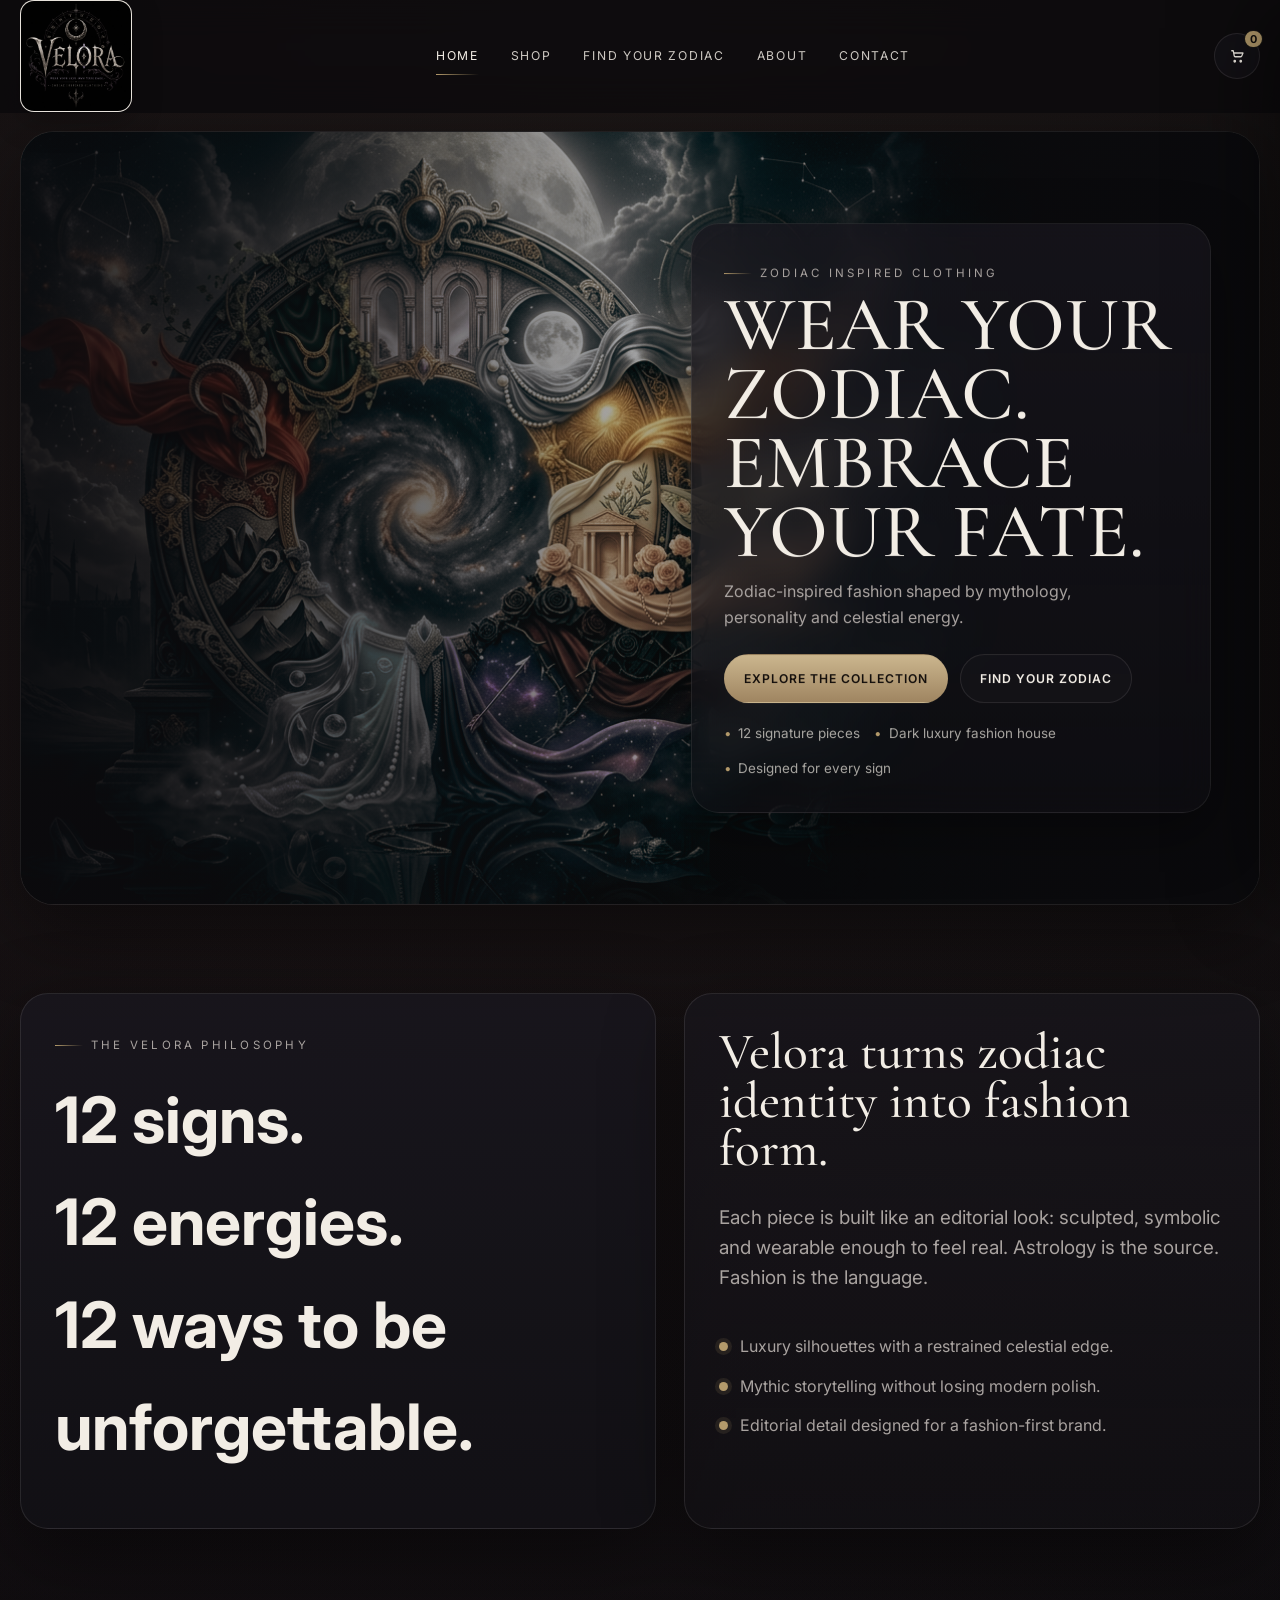
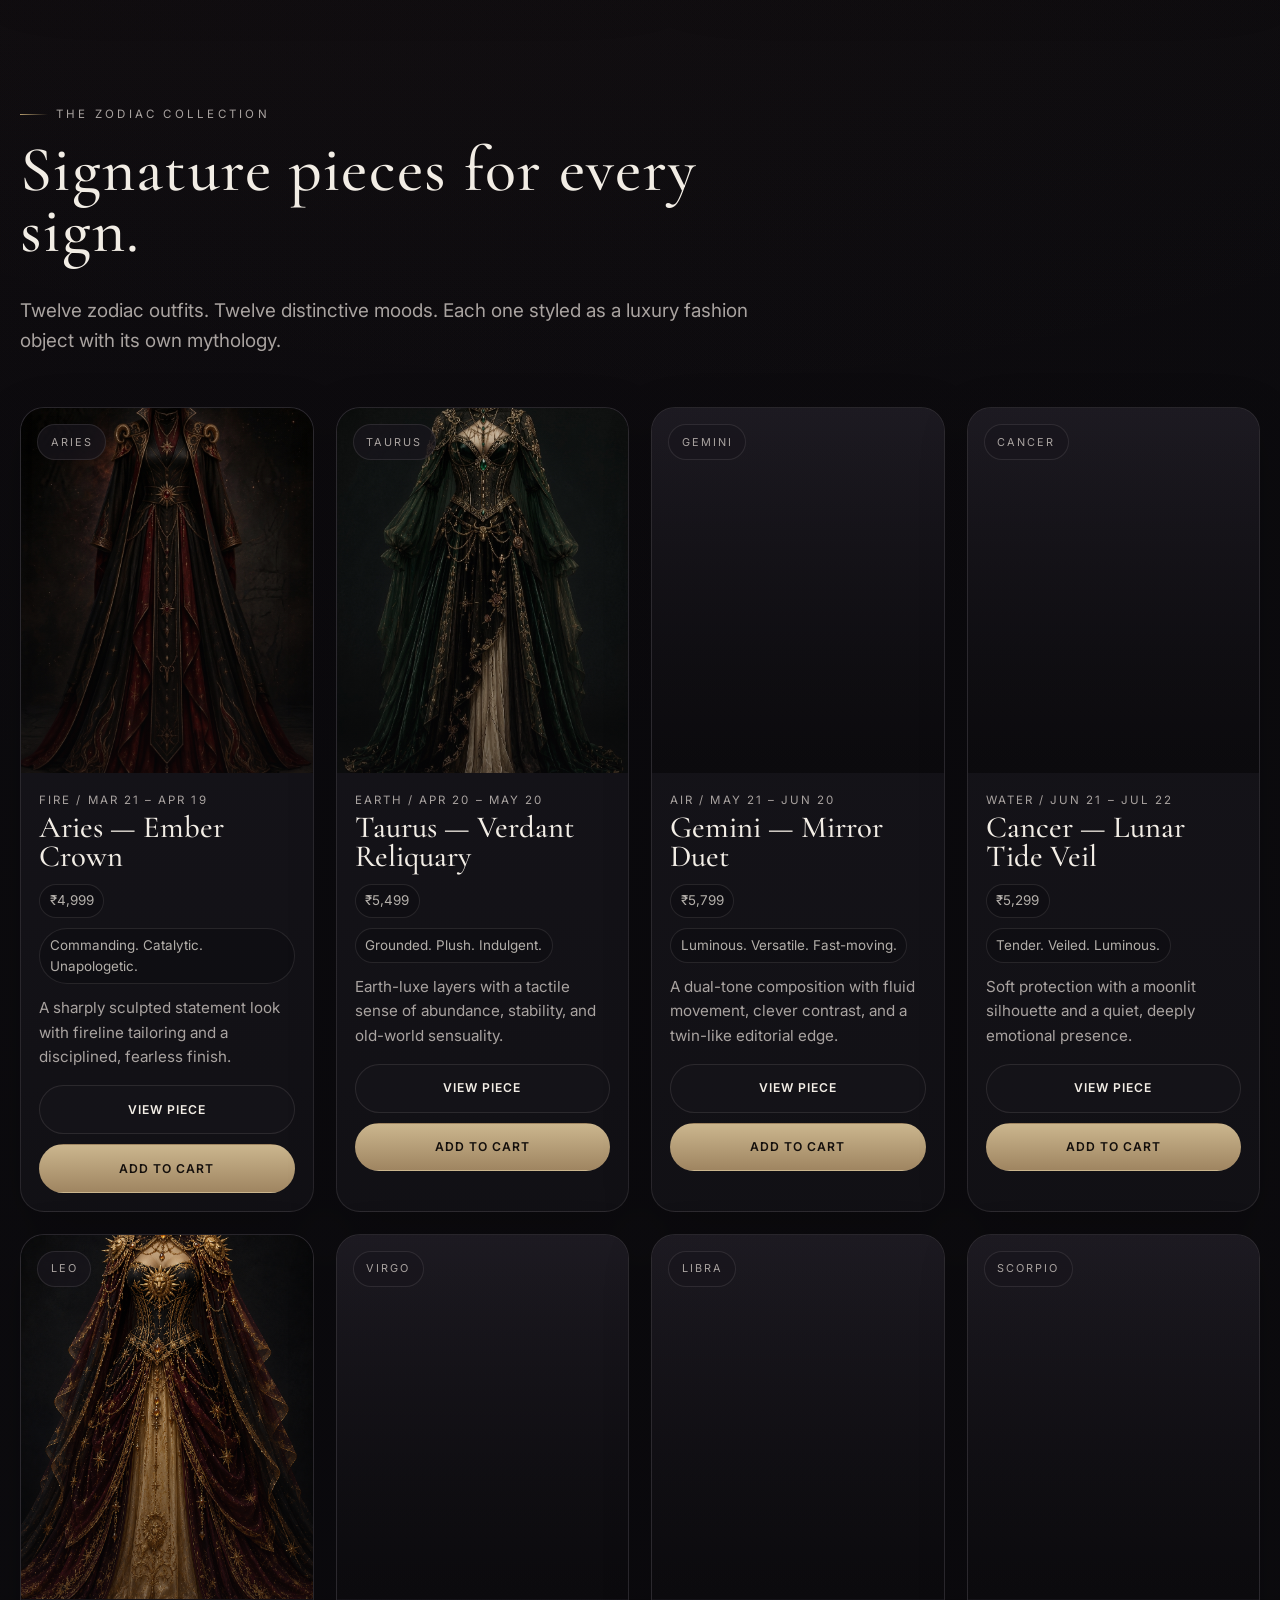
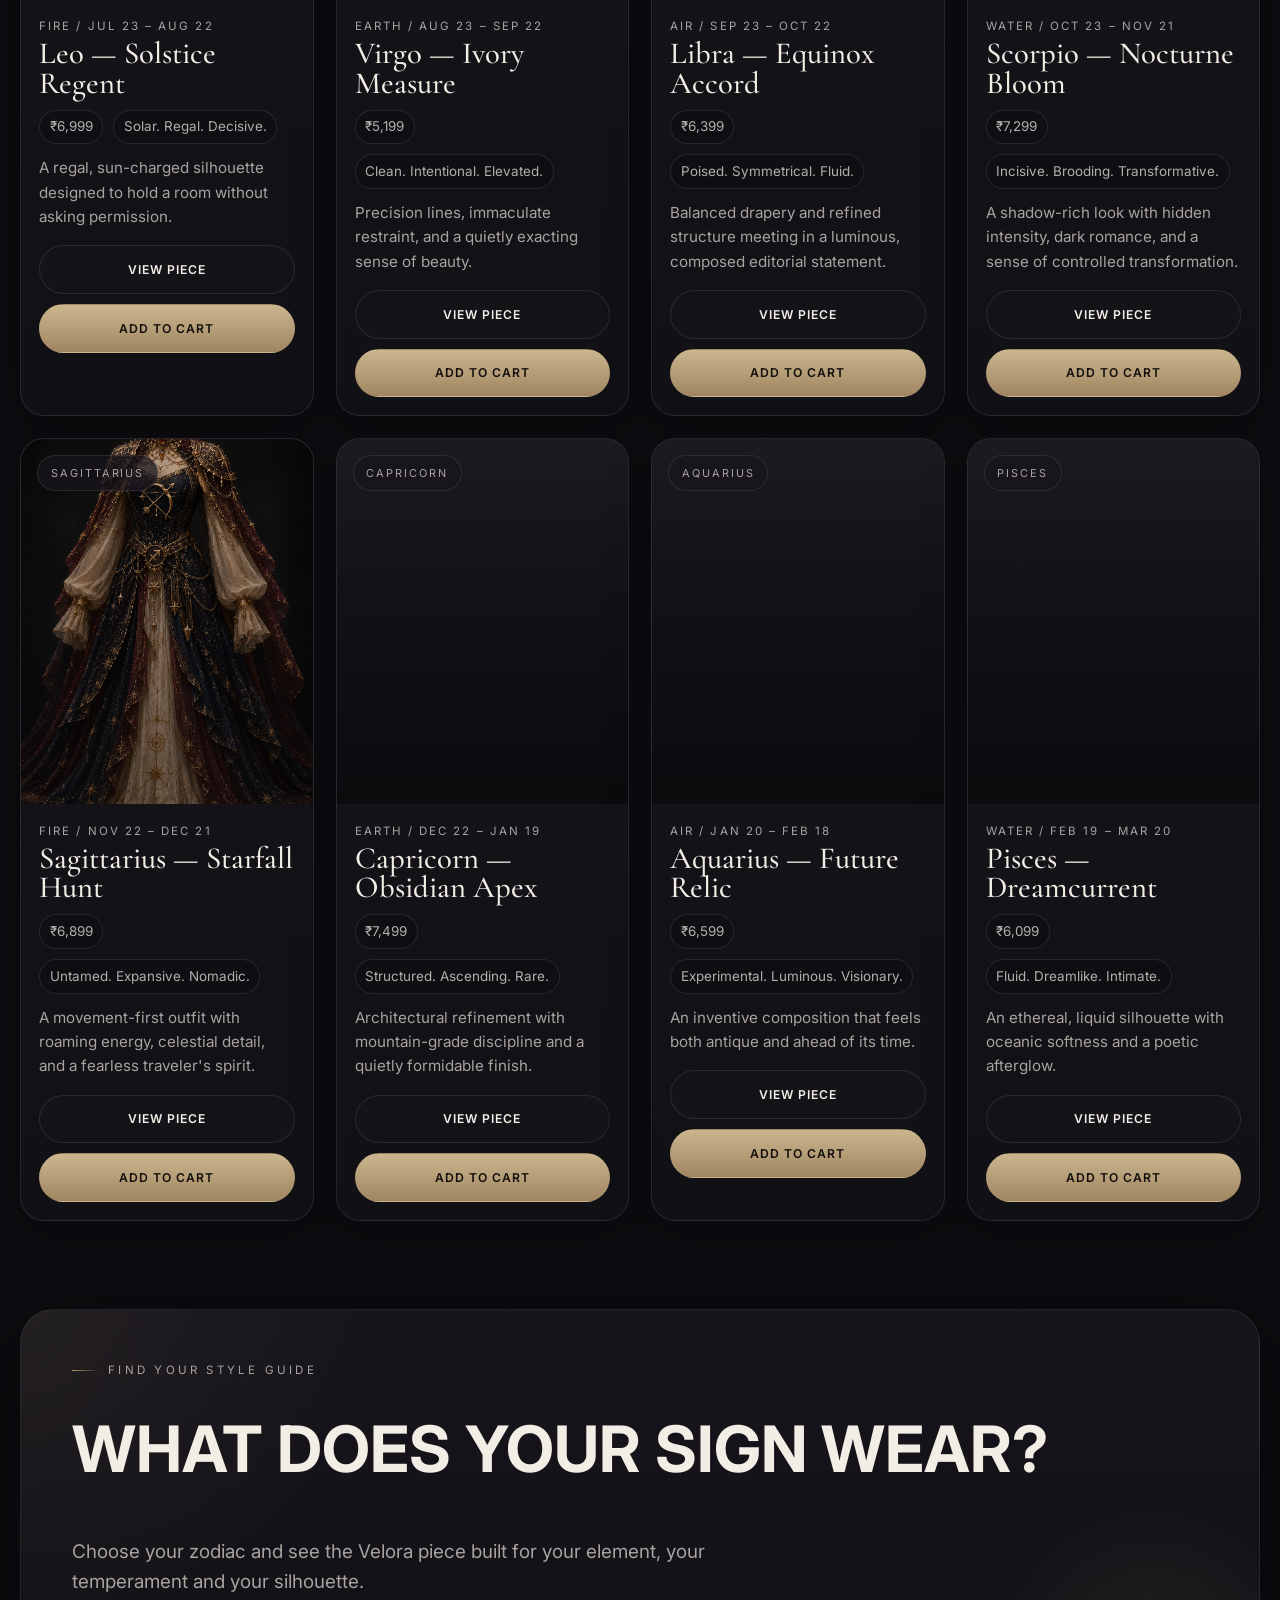
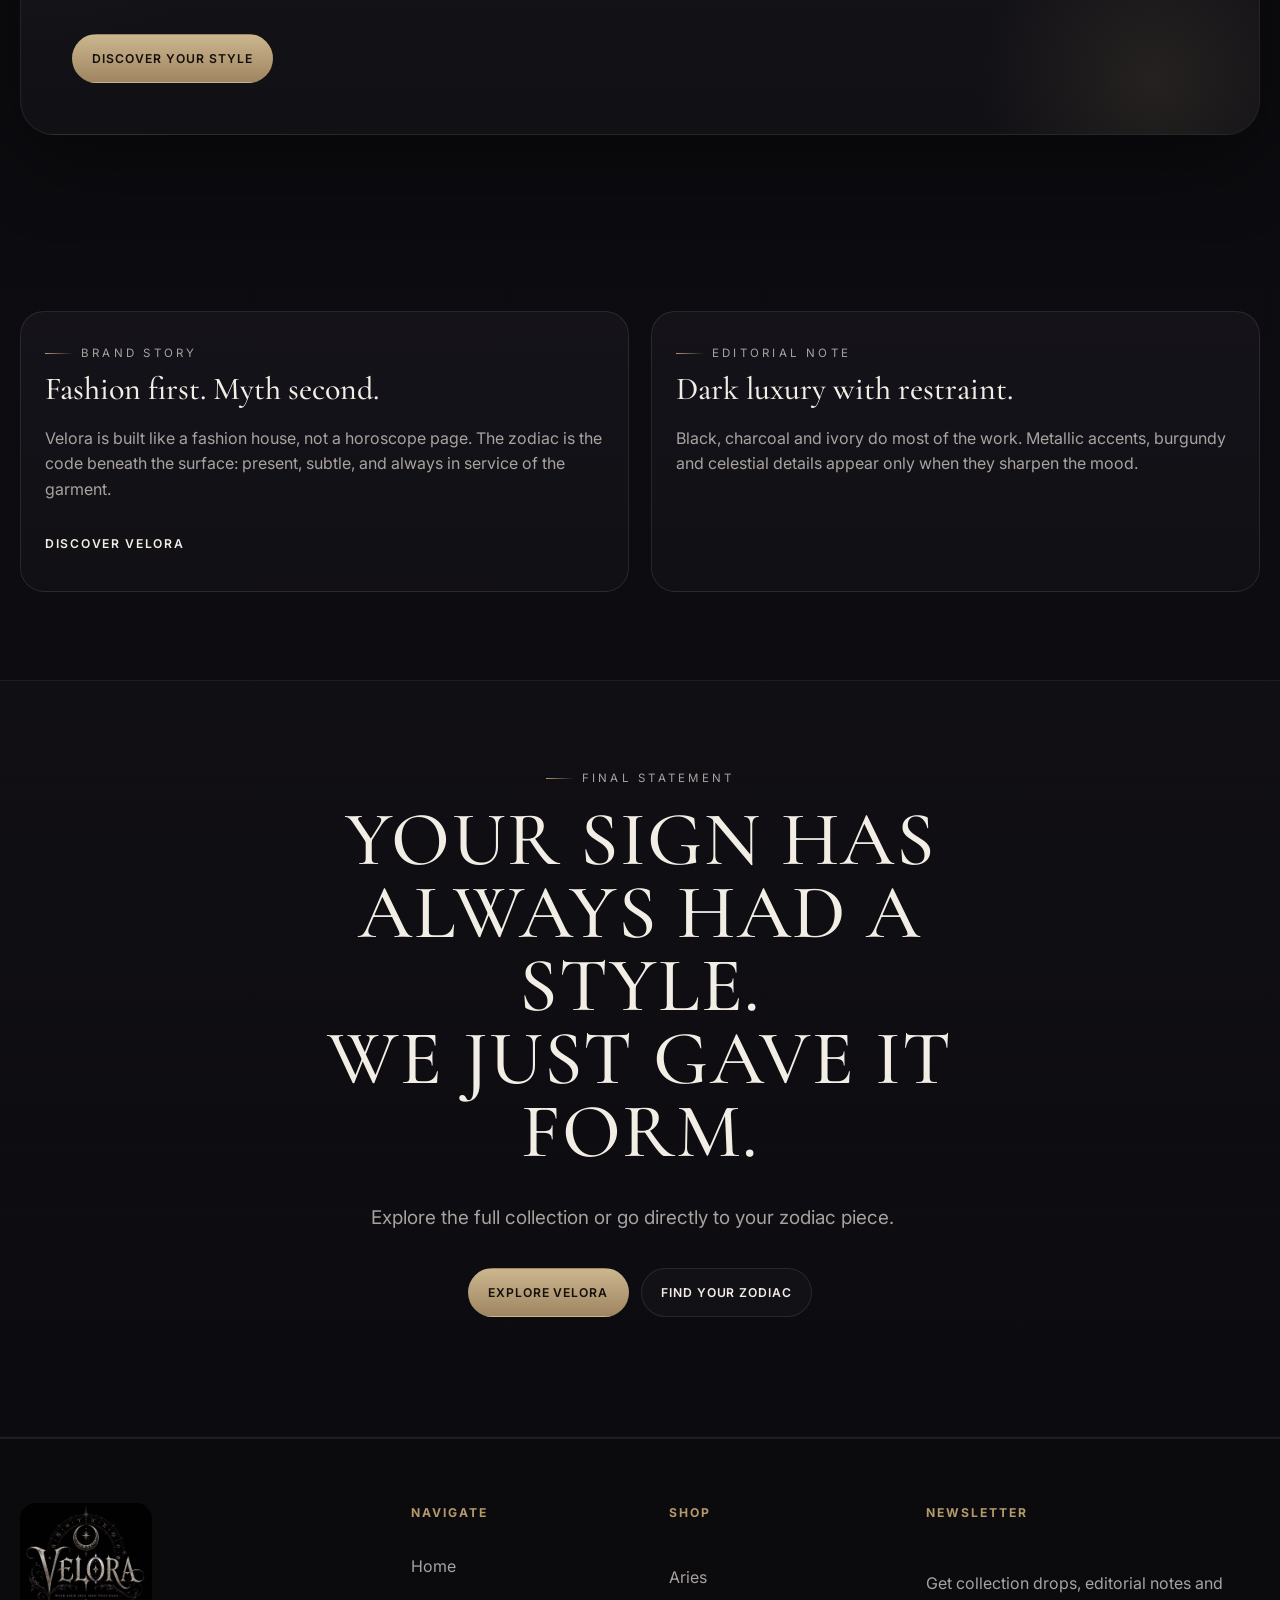
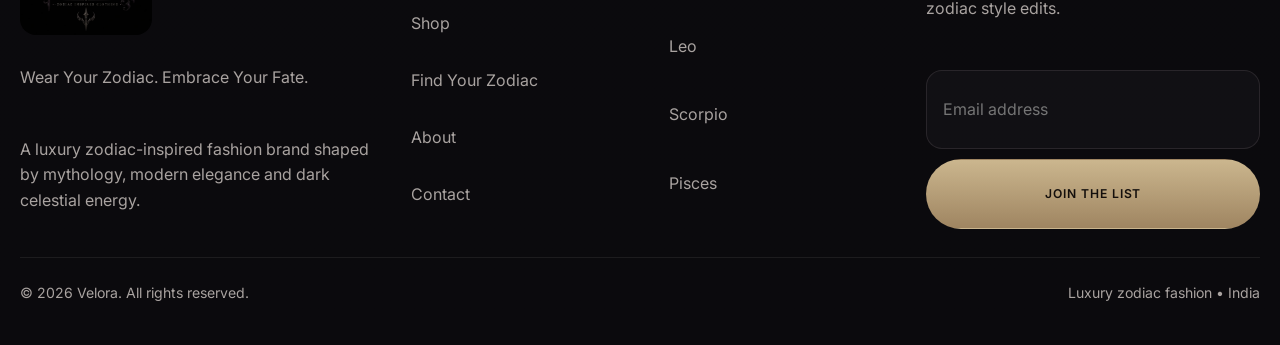
<file: index.html>
<!doctype html>
<html lang="en">
<head>
  <meta charset="utf-8">
  <meta name="viewport" content="width=device-width, initial-scale=1">
  <title>Velora | Zodiac Inspired Fashion & Luxury Zodiac Outfits</title>
  <meta name="description" content="Velora creates luxury zodiac-inspired fashion and celestial outfits shaped by mythology, modern elegance, and dark celestial energy.">
  <meta name="robots" content="index, follow">
  <link rel="canonical" href="https://veloraaaaaa.netlify.app/">
  <meta property="og:type" content="website">
  <meta property="og:site_name" content="Velora">
  <meta property="og:title" content="Velora | Zodiac Inspired Fashion & Luxury Zodiac Outfits">
  <meta property="og:description" content="Velora creates luxury zodiac-inspired fashion and celestial outfits shaped by mythology, modern elegance, and dark celestial energy.">
  <meta property="og:url" content="https://veloraaaaaa.netlify.app/">
  <meta property="og:image" content="https://veloraaaaaa.netlify.app/assets/hero/velora-hero.jpg">
  <meta name="twitter:card" content="summary_large_image">
  <meta name="twitter:title" content="Velora | Zodiac Inspired Fashion & Luxury Zodiac Outfits">
  <meta name="twitter:description" content="Velora creates luxury zodiac-inspired fashion and celestial outfits shaped by mythology, modern elegance, and dark celestial energy.">
  <meta name="twitter:image" content="https://veloraaaaaa.netlify.app/assets/hero/velora-hero.jpg">
  <meta name="theme-color" content="#0b0a0d">
  <link rel="icon" href="assets/logo/velora-logo.jpeg" type="image/jpeg">
  <link rel="apple-touch-icon" href="assets/logo/velora-logo.jpeg">
  <link rel="preconnect" href="https://fonts.googleapis.com">
  <link rel="preconnect" href="https://fonts.gstatic.com" crossorigin>
  <link href="https://fonts.googleapis.com/css2?family=Cormorant+Garamond:wght@400;500;600&family=Inter:wght@400;500;600;700&display=swap" rel="stylesheet">
  <link rel="stylesheet" href="css/style.css">
  <script type="application/ld+json">
  {
    "@context": "https://schema.org",
    "@type": "Organization",
    "name": "Velora",
    "url": "https://veloraaaaaa.netlify.app/",
    "logo": "https://veloraaaaaa.netlify.app/assets/logo/velora-logo.jpeg",
    "description": "A luxury zodiac-inspired fashion brand shaped by mythology, modern elegance and dark celestial energy.",
    "sameAs": [
      "https://www.instagram.com/velora.aaaaa",
      "https://www.facebook.com/share/1D9xMuSc6B/",
      "https://youtube.com/@velora-ss",
      "https://www.threads.com/@velora.aaaaa"
    ]
  }
  </script>
  <script type="application/ld+json">
  {
    "@context": "https://schema.org",
    "@type": "WebSite",
    "name": "Velora",
    "url": "https://veloraaaaaa.netlify.app/",
    "description": "A luxury zodiac-inspired fashion brand shaped by mythology, modern elegance and dark celestial energy."
  }
  </script>
  <script id="velora-product-schema" type="application/ld+json"></script>
</head>
<!-- Google tag (gtag.js) -->
<script async src="https://www.googletagmanager.com/gtag/js?id=G-MVFX7LB9FC"></script>
<script>
  window.dataLayer = window.dataLayer || [];
  function gtag(){dataLayer.push(arguments);}
  gtag('js', new Date());

  gtag('config', 'G-MVFX7LB9FC');
</script>
<body data-page="home">
  <header class="site-header" data-header>
    <div class="container nav-bar">
      <a class="brand" href="index.html" aria-label="VELORA home">
        <img src="assets/logo/velora-logo.jpeg" alt="Velora zodiac inspired fashion logo" width="320" height="320">
      </a>
      <nav class="nav" aria-label="Primary">
        <a data-nav-link="home" href="index.html">Home</a>
        <a data-nav-link="shop" href="shop.html">Shop</a>
        <a data-nav-link="find" href="find-your-zodiac.html">Find Your Zodiac</a>
        <a data-nav-link="about" href="about.html">About</a>
        <a data-nav-link="contact" href="contact.html">Contact</a>
      </nav>
      <div class="header-actions">
        <button class="icon-btn menu-toggle" data-menu-toggle aria-label="Open menu" aria-expanded="false">
          <svg viewBox="0 0 24 24" fill="none" stroke="currentColor" stroke-width="1.6" stroke-linecap="round">
            <path d="M4 7h16M4 12h16M4 17h16"/>
          </svg>
        </button>
        <button class="icon-btn cart-btn" type="button" aria-label="View cart" data-cart-open>
          <svg viewBox="0 0 24 24" fill="none" stroke="currentColor" stroke-width="1.7" stroke-linecap="round" stroke-linejoin="round">
            <path d="M5 5h2l1.4 7.2a1 1 0 0 0 1 .8h7.8a1 1 0 0 0 1-.8L20 8H8.2"/>
            <path d="M9 20a1 1 0 1 0 0-2 1 1 0 0 0 0 2zm8 0a1 1 0 1 0 0-2 1 1 0 0 0 0 2z"/>
          </svg>
          <span class="cart-count" data-cart-count>0</span>
        </button>
      </div>
    </div>
    <nav class="mobile-nav" data-mobile-nav aria-label="Mobile">
      <div class="container">
        <a data-nav-link="home" href="index.html">Home</a>
        <a data-nav-link="shop" href="shop.html">Shop</a>
        <a data-nav-link="find" href="find-your-zodiac.html">Find Your Zodiac</a>
        <a data-nav-link="about" href="about.html">About</a>
        <a data-nav-link="contact" href="contact.html">Contact</a>
      </div>
    </nav>
  </header>

  <main>
    <section class="hero">
      <div class="container hero-shell reveal">
        <div class="hero-media">
          <img src="assets/hero/velora-hero.jpg" alt="Velora hero campaign artwork with zodiac-inspired couture and celestial architecture">
        </div>
        <div class="hero-copy">
          <span class="eyebrow">Zodiac inspired clothing</span>
          <h1>WEAR YOUR ZODIAC.<br>EMBRACE YOUR FATE.</h1>
          <p>Zodiac-inspired fashion shaped by mythology, personality and celestial energy.</p>
          <div class="hero-actions">
            <a class="btn btn--primary" href="shop.html">Explore the Collection</a>
            <a class="btn btn--ghost" href="find-your-zodiac.html">Find Your Zodiac</a>
          </div>
          <div class="hero-meta" aria-label="Brand highlights">
            <span>12 signature pieces</span>
            <span>Dark luxury fashion house</span>
            <span>Designed for every sign</span>
          </div>
        </div>
      </div>
    </section>

    <section class="section">
      <div class="container split">
        <div class="panel reveal">
          <span class="eyebrow">The Velora philosophy</span>
          <h2 class="display-lg" style="margin:14px 0 16px;">12 signs.<br>12 energies.<br>12 ways to be unforgettable.</h2>
        </div>
        <div class="panel panel--soft reveal">
          <div class="feature-stat">
            <strong>Velora turns zodiac identity into fashion form.</strong>
            <p class="lead">Each piece is built like an editorial look: sculpted, symbolic and wearable enough to feel real. Astrology is the source. Fashion is the language.</p>
          </div>
          <ul class="feature-list">
            <li>Luxury silhouettes with a restrained celestial edge.</li>
            <li>Mythic storytelling without losing modern polish.</li>
            <li>Editorial detail designed for a fashion-first brand.</li>
          </ul>
        </div>
      </div>
    </section>

    <section class="section">
      <div class="container">
        <div class="section-head reveal">
          <span class="eyebrow">The zodiac collection</span>
          <h2>Signature pieces for every sign.</h2>
          <p class="lead">Twelve zodiac outfits. Twelve distinctive moods. Each one styled as a luxury fashion object with its own mythology.</p>
        </div>
        <div class="product-grid" data-product-grid="home"></div>
      </div>
    </section>

    <section class="section alt-section">
      <div class="container teaser reveal">
        <div class="teaser-inner">
          <span class="eyebrow">Find your style guide</span>
          <h2 class="display-lg">WHAT DOES YOUR SIGN WEAR?</h2>
          <p class="lead">Choose your zodiac and see the Velora piece built for your element, your temperament and your silhouette.</p>
          <div>
            <a class="btn btn--primary" href="find-your-zodiac.html">Discover Your Style</a>
          </div>
        </div>
      </div>
    </section>

    <section class="section">
      <div class="container story-grid">
        <article class="story-card reveal">
          <span class="eyebrow">Brand story</span>
          <h3>Fashion first. Myth second.</h3>
          <p>Velora is built like a fashion house, not a horoscope page. The zodiac is the code beneath the surface: present, subtle, and always in service of the garment.</p>
          <div style="margin-top:18px;">
            <a class="btn btn--text" href="about.html"><span>Discover Velora</span></a>
          </div>
        </article>
        <article class="story-card reveal">
          <span class="eyebrow">Editorial note</span>
          <h3>Dark luxury with restraint.</h3>
          <p>Black, charcoal and ivory do most of the work. Metallic accents, burgundy and celestial details appear only when they sharpen the mood.</p>
        </article>
      </div>
    </section>

    <section class="section final-cta">
      <div class="container section-head reveal">
        <span class="eyebrow">Final statement</span>
        <h2>YOUR SIGN HAS ALWAYS HAD A STYLE.<br>WE JUST GAVE IT FORM.</h2>
        <p class="lead">Explore the full collection or go directly to your zodiac piece.</p>
        <div class="hero-actions" style="justify-content:center;">
          <a class="btn btn--primary" href="shop.html">Explore Velora</a>
          <a class="btn btn--ghost" href="find-your-zodiac.html">Find Your Zodiac</a>
        </div>
      </div>
    </section>
  </main>

  <footer class="site-footer">
    <div class="container footer-grid">
      <div class="footer-brand">
        <a href="index.html" aria-label="VELORA home">
          <img src="assets/logo/velora-logo.jpeg" alt="Velora zodiac inspired fashion logo">
        </a>
        <p class="muted">Wear Your Zodiac. Embrace Your Fate.</p>
        <p class="muted">A luxury zodiac-inspired fashion brand shaped by mythology, modern elegance and dark celestial energy.</p>
      </div>
      <div class="footer-links">
        <h3>Navigate</h3>
        <a href="index.html">Home</a>
        <a href="shop.html">Shop</a>
        <a href="find-your-zodiac.html">Find Your Zodiac</a>
        <a href="about.html">About</a>
        <a href="contact.html">Contact</a>
      </div>
      <div class="footer-links">
        <h3>Shop</h3>
        <a href="shop.html#product-aries">Aries</a>
        <a href="shop.html#product-leo">Leo</a>
        <a href="shop.html#product-scorpio">Scorpio</a>
        <a href="shop.html#product-pisces">Pisces</a>
      </div>
      <div class="newsletter">
        <h3 style="margin:0; text-transform:uppercase; letter-spacing:0.16em; font-size:0.76rem; color:var(--accent-2);">Newsletter</h3>
        <p class="muted">Get collection drops, editorial notes and zodiac style edits.</p>
        <input type="email" placeholder="Email address" aria-label="Email address">
        <a class="btn btn--primary" href="contact.html">Join the List</a>
      </div>
    </div>
    <div class="container footer-bottom">
      <span>© <span data-current-year>2026</span> Velora. All rights reserved.</span>
      <span>Luxury zodiac fashion • India</span>
    </div>
  </footer>

  <div class="drawer-backdrop" data-drawer-backdrop></div>
  <aside class="cart-drawer" data-cart-drawer aria-label="Shopping cart" aria-hidden="true">
    <div class="cart-drawer__header">
      <div class="subtotal">
        <strong>Cart</strong>
        <button class="btn btn--text" type="button" data-cart-close><span>Close</span></button>
      </div>
      <p class="muted">Your selection stays saved in this browser.</p>
    </div>
    <div class="cart-items" data-cart-items></div>
    <div class="empty-state" data-cart-empty hidden>Your cart is empty for now.</div>
    <div class="cart-drawer__footer">
      <div class="subtotal">
        <span>Subtotal</span>
        <strong data-cart-subtotal>₹0</strong>
      </div>
      <p class="muted" style="margin:0;">Checkout is intentionally omitted for this frontend-only build.</p>
    </div>
  </aside>

  <script src="js/products.js"></script>
  <script src="js/cart.js"></script>
  <script src="js/zodiac.js"></script>
  <script src="js/main.js"></script>
</body>
</html>
</file>
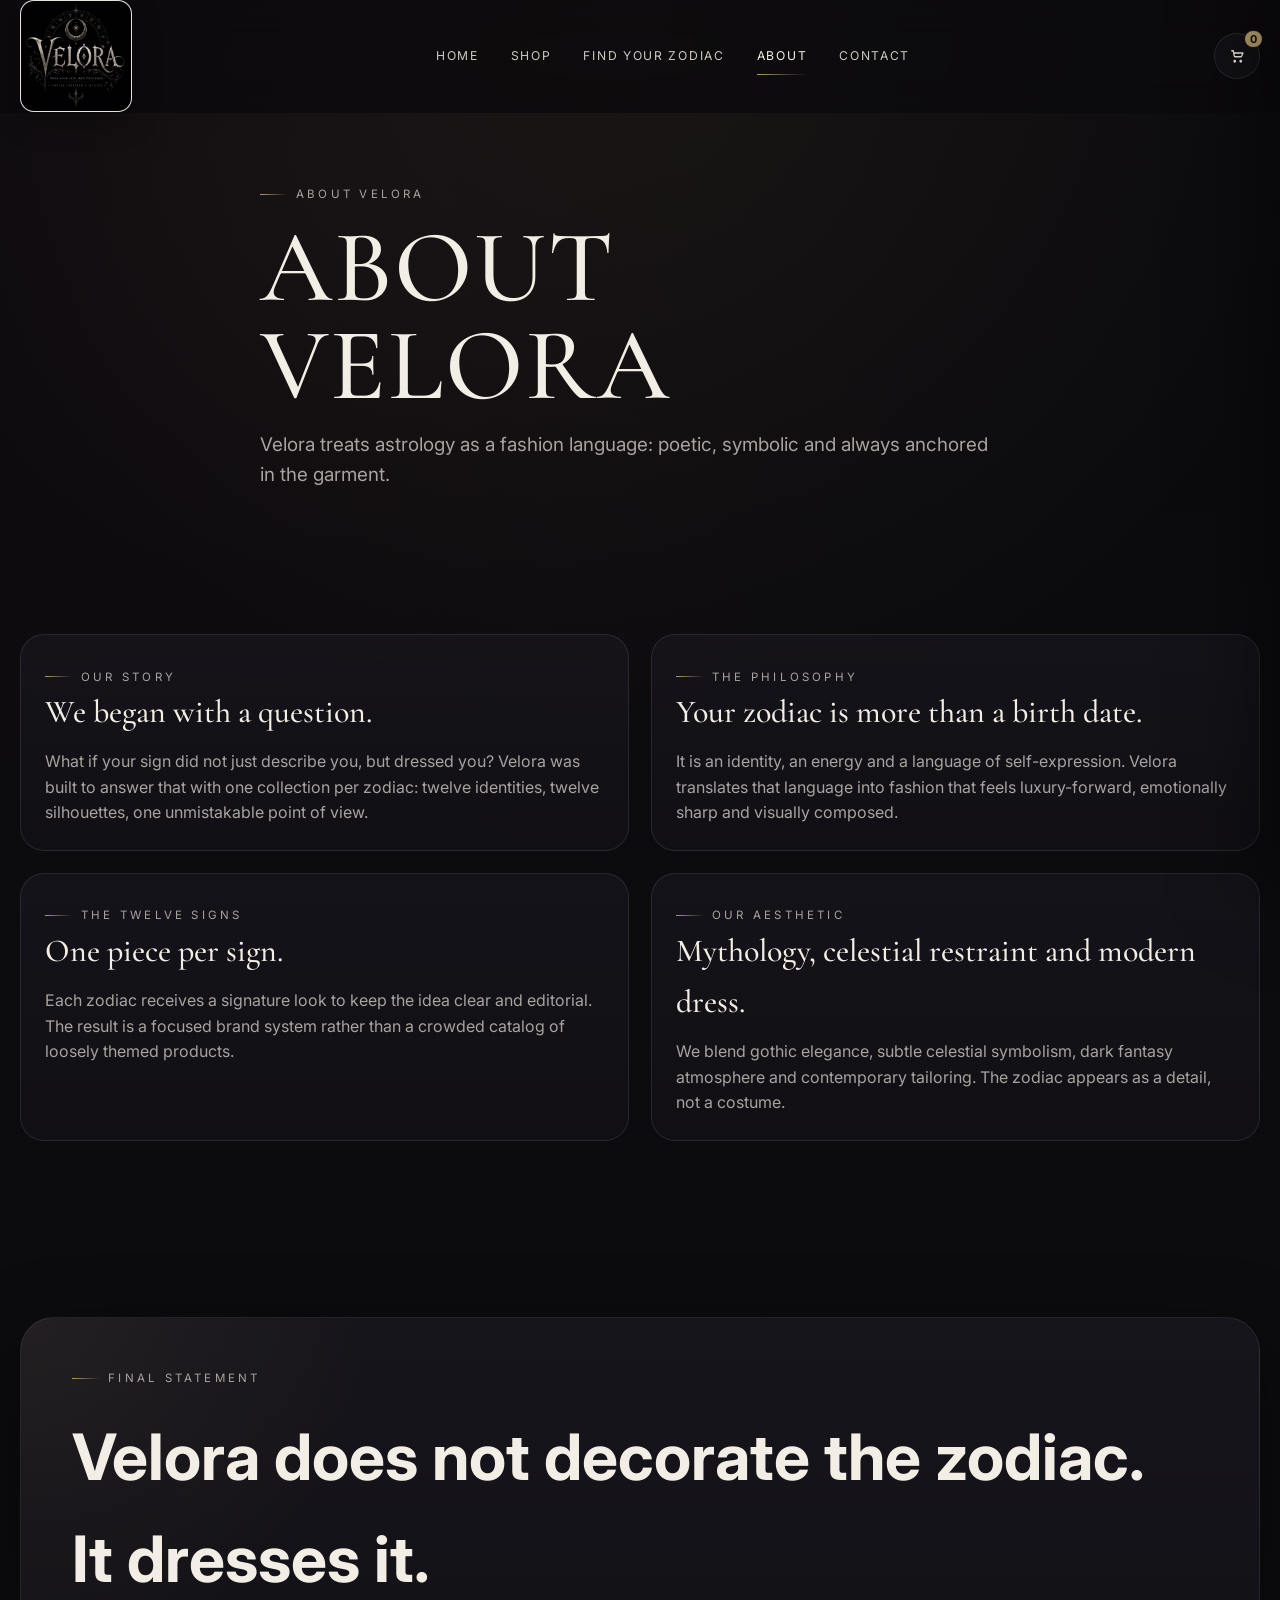
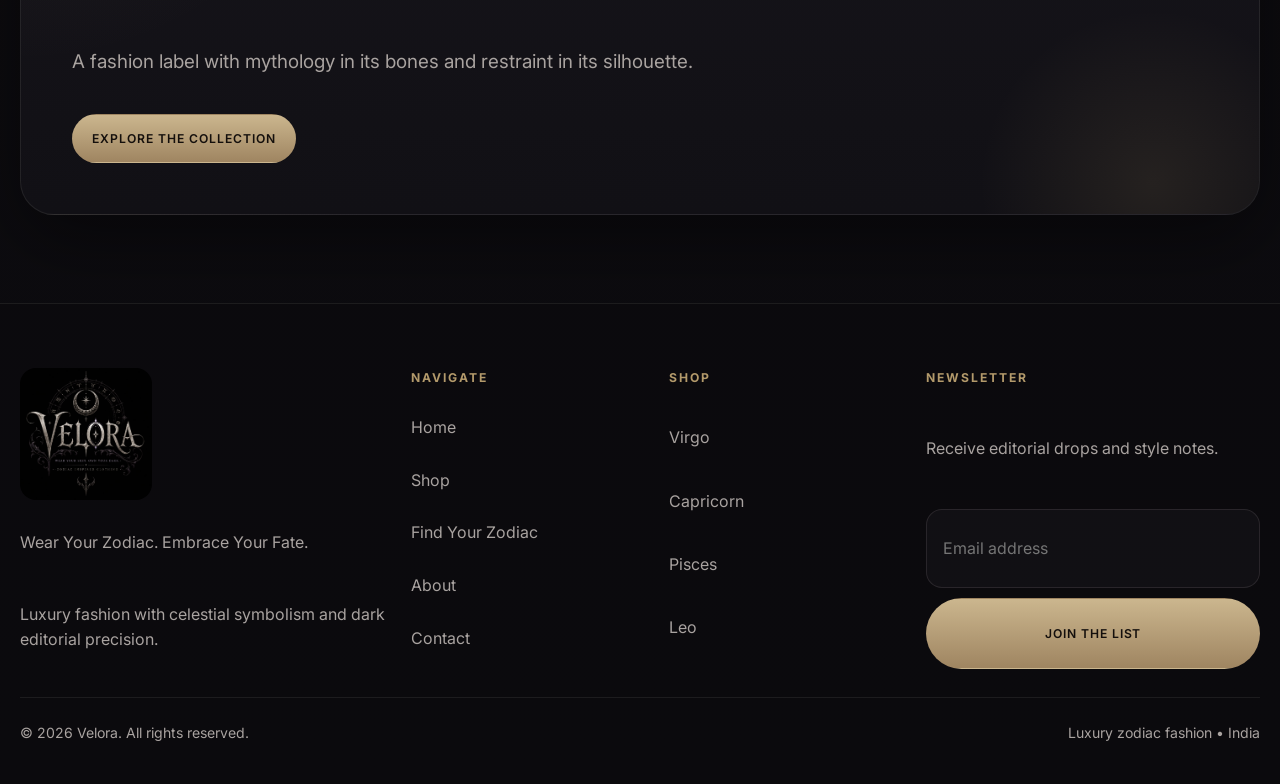
<file: about.html>
<!doctype html>
<html lang="en">
<head>
  <meta charset="utf-8">
  <meta name="viewport" content="width=device-width, initial-scale=1">
  <title>About Velora | Zodiac Inspired Luxury Fashion</title>
  <meta name="description" content="Learn about Velora, a luxury zodiac-inspired fashion brand blending mythology, modern elegance and dark celestial style.">
  <meta name="robots" content="index, follow">
  <link rel="canonical" href="https://veloraaaaaa.netlify.app/about.html">
  <meta property="og:type" content="website">
  <meta property="og:site_name" content="Velora">
  <meta property="og:title" content="About Velora | Zodiac Inspired Luxury Fashion">
  <meta property="og:description" content="Learn about Velora, a luxury zodiac-inspired fashion brand blending mythology, modern elegance and dark celestial style.">
  <meta property="og:url" content="https://veloraaaaaa.netlify.app/about.html">
  <meta property="og:image" content="https://veloraaaaaa.netlify.app/assets/hero/velora-hero.jpg">
  <meta name="twitter:card" content="summary_large_image">
  <meta name="twitter:title" content="About Velora | Zodiac Inspired Luxury Fashion">
  <meta name="twitter:description" content="Learn about Velora, a luxury zodiac-inspired fashion brand blending mythology, modern elegance and dark celestial style.">
  <meta name="twitter:image" content="https://veloraaaaaa.netlify.app/assets/hero/velora-hero.jpg">
  <meta name="theme-color" content="#0b0a0d">
  <link rel="icon" href="assets/logo/velora-logo.jpeg" type="image/jpeg">
  <link rel="apple-touch-icon" href="assets/logo/velora-logo.jpeg">
  <link rel="preconnect" href="https://fonts.googleapis.com">
  <link rel="preconnect" href="https://fonts.gstatic.com" crossorigin>
  <link href="https://fonts.googleapis.com/css2?family=Cormorant+Garamond:wght@400;500;600&family=Inter:wght@400;500;600;700&display=swap" rel="stylesheet">
  <link rel="stylesheet" href="css/style.css">
  <script type="application/ld+json">
  {
    "@context": "https://schema.org",
    "@type": "Organization",
    "name": "Velora",
    "url": "https://veloraaaaaa.netlify.app/",
    "logo": "https://veloraaaaaa.netlify.app/assets/logo/velora-logo.jpeg",
    "description": "A luxury zodiac-inspired fashion brand shaped by mythology, modern elegance and dark celestial energy.",
    "sameAs": [
      "https://www.instagram.com/velora.aaaaa",
      "https://www.facebook.com/share/1D9xMuSc6B/",
      "https://youtube.com/@velora-ss",
      "https://www.threads.com/@velora.aaaaa"
    ]
  }
  </script>
  <script type="application/ld+json">
  {
    "@context": "https://schema.org",
    "@type": "WebSite",
    "name": "Velora",
    "url": "https://veloraaaaaa.netlify.app/",
    "description": "A luxury zodiac-inspired fashion brand shaped by mythology, modern elegance and dark celestial energy."
  }
  </script>
</head>
<!-- Google tag (gtag.js) -->
<script async src="https://www.googletagmanager.com/gtag/js?id=G-MVFX7LB9FC"></script>
<script>
  window.dataLayer = window.dataLayer || [];
  function gtag(){dataLayer.push(arguments);}
  gtag('js', new Date());

  gtag('config', 'G-MVFX7LB9FC');
</script>
<body data-page="about">
  <header class="site-header" data-header>
    <div class="container nav-bar">
      <a class="brand" href="index.html" aria-label="VELORA home">
        <img src="assets/logo/velora-logo.jpeg" alt="Velora zodiac inspired fashion logo" width="320" height="320">
      </a>
      <nav class="nav" aria-label="Primary">
        <a data-nav-link="home" href="index.html">Home</a>
        <a data-nav-link="shop" href="shop.html">Shop</a>
        <a data-nav-link="find" href="find-your-zodiac.html">Find Your Zodiac</a>
        <a data-nav-link="about" href="about.html">About</a>
        <a data-nav-link="contact" href="contact.html">Contact</a>
      </nav>
      <div class="header-actions">
        <button class="icon-btn menu-toggle" data-menu-toggle aria-label="Open menu" aria-expanded="false">
          <svg viewBox="0 0 24 24" fill="none" stroke="currentColor" stroke-width="1.6" stroke-linecap="round">
            <path d="M4 7h16M4 12h16M4 17h16"/>
          </svg>
        </button>
        <button class="icon-btn cart-btn" type="button" aria-label="View cart" data-cart-open>
          <svg viewBox="0 0 24 24" fill="none" stroke="currentColor" stroke-width="1.7" stroke-linecap="round" stroke-linejoin="round">
            <path d="M5 5h2l1.4 7.2a1 1 0 0 0 1 .8h7.8a1 1 0 0 0 1-.8L20 8H8.2"/>
            <path d="M9 20a1 1 0 1 0 0-2 1 1 0 0 0 0 2zm8 0a1 1 0 1 0 0-2 1 1 0 0 0 0 2z"/>
          </svg>
          <span class="cart-count" data-cart-count>0</span>
        </button>
      </div>
    </div>
    <nav class="mobile-nav" data-mobile-nav aria-label="Mobile">
      <div class="container">
        <a data-nav-link="home" href="index.html">Home</a>
        <a data-nav-link="shop" href="shop.html">Shop</a>
        <a data-nav-link="find" href="find-your-zodiac.html">Find Your Zodiac</a>
        <a data-nav-link="about" href="about.html">About</a>
        <a data-nav-link="contact" href="contact.html">Contact</a>
      </div>
    </nav>
  </header>

  <main>
    <section class="page-hero">
      <div class="container section-head reveal">
        <span class="eyebrow">About Velora</span>
        <h1 class="display-xl">ABOUT VELORA</h1>
        <p class="lead">Velora treats astrology as a fashion language: poetic, symbolic and always anchored in the garment.</p>
      </div>
    </section>

    <section class="section">
      <div class="container story-grid">
        <article class="story-card reveal">
          <span class="eyebrow">Our story</span>
          <h3>We began with a question.</h3>
          <p>What if your sign did not just describe you, but dressed you? Velora was built to answer that with one collection per zodiac: twelve identities, twelve silhouettes, one unmistakable point of view.</p>
        </article>
        <article class="story-card reveal">
          <span class="eyebrow">The philosophy</span>
          <h3>Your zodiac is more than a birth date.</h3>
          <p>It is an identity, an energy and a language of self-expression. Velora translates that language into fashion that feels luxury-forward, emotionally sharp and visually composed.</p>
        </article>
        <article class="story-card reveal">
          <span class="eyebrow">The twelve signs</span>
          <h3>One piece per sign.</h3>
          <p>Each zodiac receives a signature look to keep the idea clear and editorial. The result is a focused brand system rather than a crowded catalog of loosely themed products.</p>
        </article>
        <article class="story-card reveal">
          <span class="eyebrow">Our aesthetic</span>
          <h3>Mythology, celestial restraint and modern dress.</h3>
          <p>We blend gothic elegance, subtle celestial symbolism, dark fantasy atmosphere and contemporary tailoring. The zodiac appears as a detail, not a costume.</p>
        </article>
      </div>
    </section>

    <section class="section">
      <div class="container teaser reveal">
        <div class="teaser-inner">
          <span class="eyebrow">Final statement</span>
          <h2 class="display-lg">Velora does not decorate the zodiac.<br>It dresses it.</h2>
          <p class="lead">A fashion label with mythology in its bones and restraint in its silhouette.</p>
          <div>
            <a class="btn btn--primary" href="shop.html">Explore the Collection</a>
          </div>
        </div>
      </div>
    </section>
  </main>

  <footer class="site-footer">
    <div class="container footer-grid">
      <div class="footer-brand">
        <a href="index.html" aria-label="VELORA home">
          <img src="assets/logo/velora-logo.jpeg" alt="Velora zodiac inspired fashion logo">
        </a>
        <p class="muted">Wear Your Zodiac. Embrace Your Fate.</p>
        <p class="muted">Luxury fashion with celestial symbolism and dark editorial precision.</p>
      </div>
      <div class="footer-links">
        <h3>Navigate</h3>
        <a href="index.html">Home</a>
        <a href="shop.html">Shop</a>
        <a href="find-your-zodiac.html">Find Your Zodiac</a>
        <a href="about.html">About</a>
        <a href="contact.html">Contact</a>
      </div>
      <div class="footer-links">
        <h3>Shop</h3>
        <a href="shop.html#product-virgo">Virgo</a>
        <a href="shop.html#product-capricorn">Capricorn</a>
        <a href="shop.html#product-pisces">Pisces</a>
        <a href="shop.html#product-leo">Leo</a>
      </div>
      <div class="newsletter">
        <h3 style="margin:0; text-transform:uppercase; letter-spacing:0.16em; font-size:0.76rem; color:var(--accent-2);">Newsletter</h3>
        <p class="muted">Receive editorial drops and style notes.</p>
        <input type="email" placeholder="Email address" aria-label="Email address">
        <a class="btn btn--primary" href="contact.html">Join the List</a>
      </div>
    </div>
    <div class="container footer-bottom">
      <span>© <span data-current-year>2026</span> Velora. All rights reserved.</span>
      <span>Luxury zodiac fashion • India</span>
    </div>
  </footer>

  <div class="drawer-backdrop" data-drawer-backdrop></div>
  <aside class="cart-drawer" data-cart-drawer aria-label="Shopping cart" aria-hidden="true">
    <div class="cart-drawer__header">
      <div class="subtotal">
        <strong>Cart</strong>
        <button class="btn btn--text" type="button" data-cart-close><span>Close</span></button>
      </div>
      <p class="muted">Your selection stays saved in this browser.</p>
    </div>
    <div class="cart-items" data-cart-items></div>
    <div class="empty-state" data-cart-empty hidden>Your cart is empty for now.</div>
    <div class="cart-drawer__footer">
      <div class="subtotal">
        <span>Subtotal</span>
        <strong data-cart-subtotal>₹0</strong>
      </div>
      <p class="muted" style="margin:0;">Checkout is intentionally omitted for this frontend-only build.</p>
    </div>
  </aside>

  <script src="js/products.js"></script>
  <script src="js/cart.js"></script>
  <script src="js/zodiac.js"></script>
  <script src="js/main.js"></script>
</body>
</html>
</file>
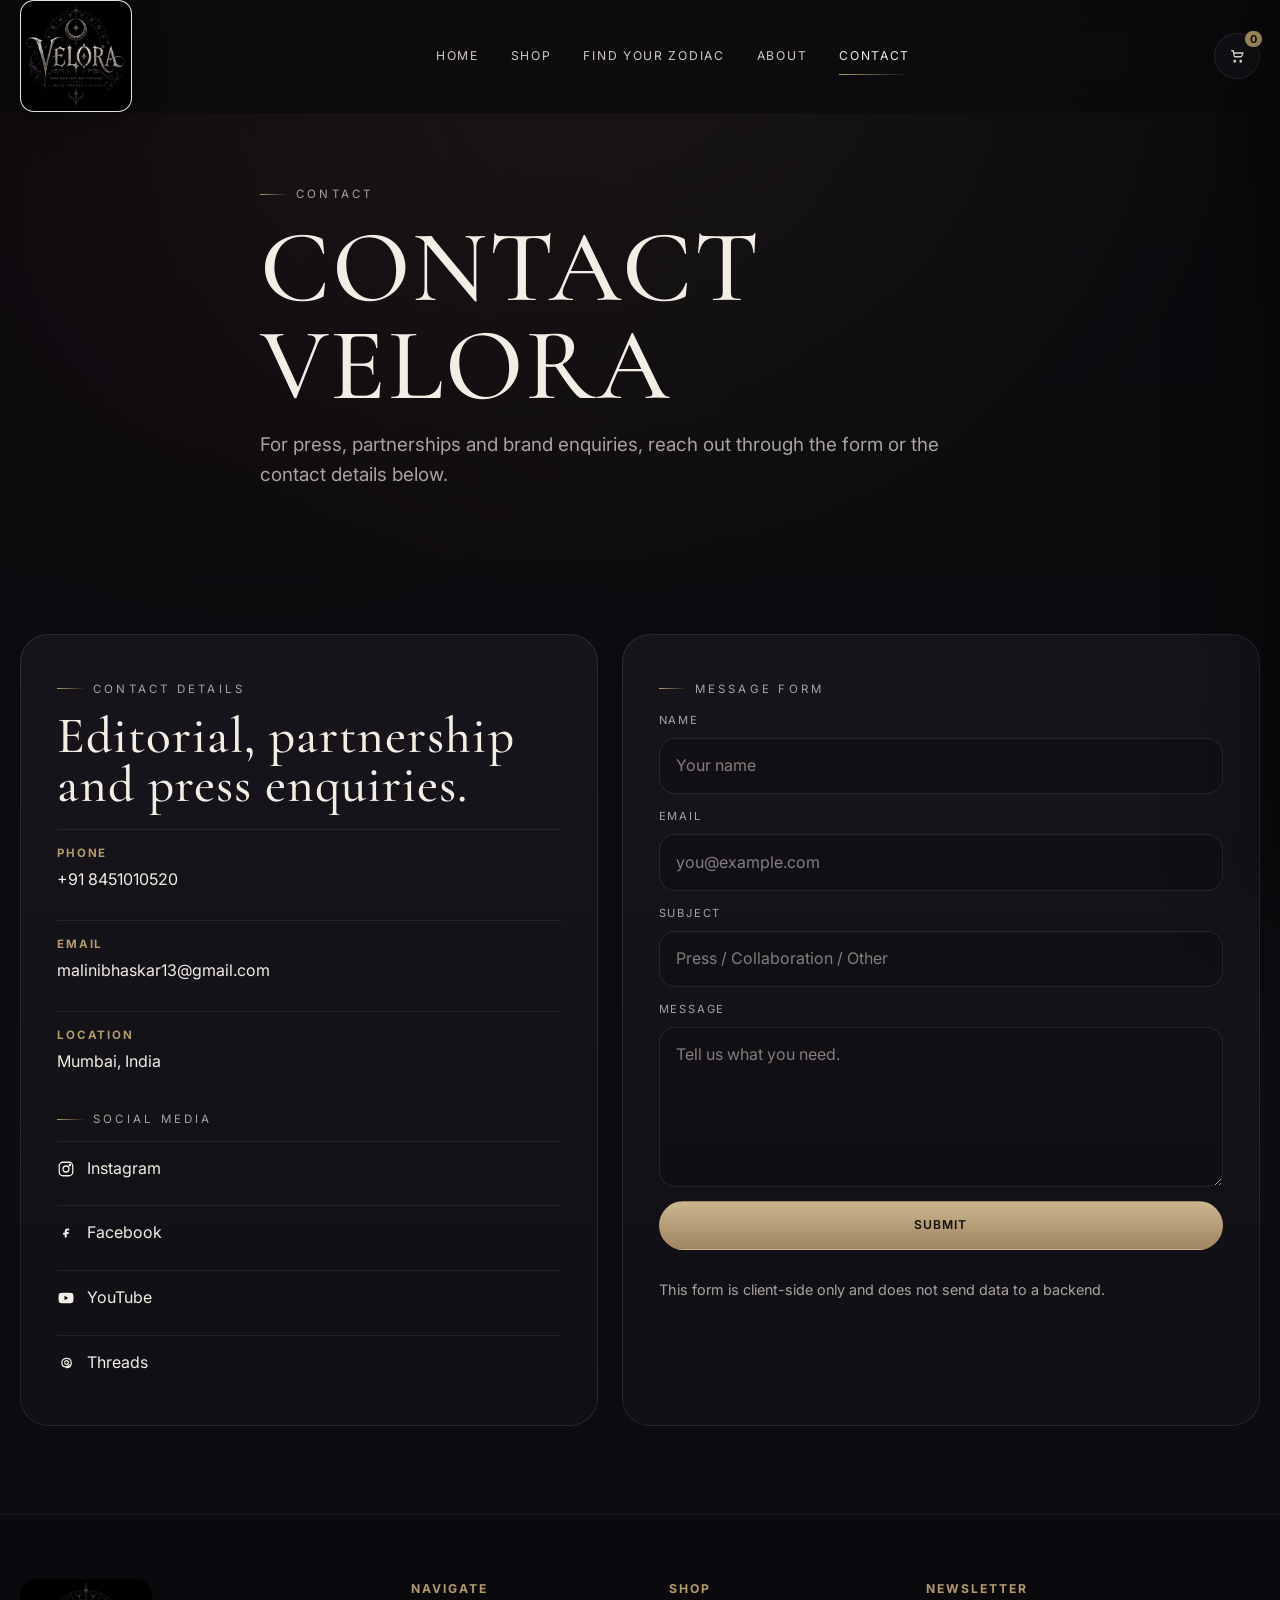
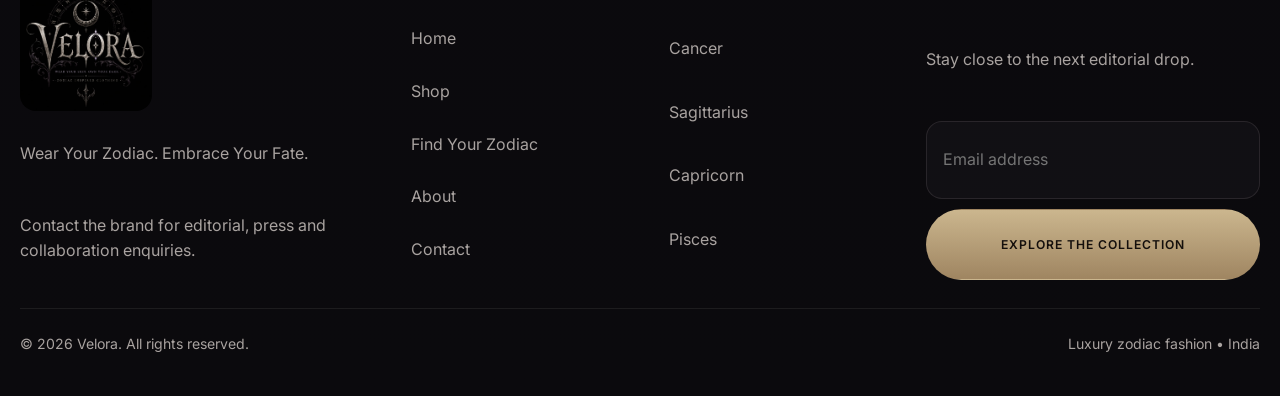
<file: contact.html>
<!doctype html>
<html lang="en">
<head>
  <meta charset="utf-8">
  <meta name="viewport" content="width=device-width, initial-scale=1">
  <title>Contact Velora | Zodiac Fashion & Clothing</title>
  <meta name="description" content="Get in touch with Velora for collaborations, brand enquiries and editorial requests across luxury zodiac fashion and zodiac-inspired clothing.">
  <meta name="robots" content="index, follow">
  <link rel="canonical" href="https://veloraaaaaa.netlify.app/contact.html">
  <meta property="og:type" content="website">
  <meta property="og:site_name" content="Velora">
  <meta property="og:title" content="Contact Velora | Zodiac Fashion & Clothing">
  <meta property="og:description" content="Get in touch with Velora for collaborations, brand enquiries and editorial requests across luxury zodiac fashion and zodiac-inspired clothing.">
  <meta property="og:url" content="https://veloraaaaaa.netlify.app/contact.html">
  <meta property="og:image" content="https://veloraaaaaa.netlify.app/assets/hero/velora-hero.jpg">
  <meta name="twitter:card" content="summary_large_image">
  <meta name="twitter:title" content="Contact Velora | Zodiac Fashion & Clothing">
  <meta name="twitter:description" content="Get in touch with Velora for collaborations, brand enquiries and editorial requests across luxury zodiac fashion and zodiac-inspired clothing.">
  <meta name="twitter:image" content="https://veloraaaaaa.netlify.app/assets/hero/velora-hero.jpg">
  <meta name="theme-color" content="#0b0a0d">
  <link rel="icon" href="assets/logo/velora-logo.jpeg" type="image/jpeg">
  <link rel="apple-touch-icon" href="assets/logo/velora-logo.jpeg">
  <link rel="preconnect" href="https://fonts.googleapis.com">
  <link rel="preconnect" href="https://fonts.gstatic.com" crossorigin>
  <link href="https://fonts.googleapis.com/css2?family=Cormorant+Garamond:wght@400;500;600&family=Inter:wght@400;500;600;700&display=swap" rel="stylesheet">
  <link rel="stylesheet" href="css/style.css">
  <script type="application/ld+json">
  {
    "@context": "https://schema.org",
    "@type": "Organization",
    "name": "Velora",
    "url": "https://veloraaaaaa.netlify.app/",
    "logo": "https://veloraaaaaa.netlify.app/assets/logo/velora-logo.jpeg",
    "description": "A luxury zodiac-inspired fashion brand shaped by mythology, modern elegance and dark celestial energy.",
    "sameAs": [
      "https://www.instagram.com/velora.aaaaa",
      "https://www.facebook.com/share/1D9xMuSc6B/",
      "https://youtube.com/@velora-ss",
      "https://www.threads.com/@velora.aaaaa"
    ]
  }
  </script>
  <script type="application/ld+json">
  {
    "@context": "https://schema.org",
    "@type": "WebSite",
    "name": "Velora",
    "url": "https://veloraaaaaa.netlify.app/",
    "description": "A luxury zodiac-inspired fashion brand shaped by mythology, modern elegance and dark celestial energy."
  }
  </script>
</head>
<!-- Google tag (gtag.js) -->
<script async src="https://www.googletagmanager.com/gtag/js?id=G-MVFX7LB9FC"></script>
<script>
  window.dataLayer = window.dataLayer || [];
  function gtag(){dataLayer.push(arguments);}
  gtag('js', new Date());

  gtag('config', 'G-MVFX7LB9FC');
</script>
<body data-page="contact">
  <header class="site-header" data-header>
    <div class="container nav-bar">
      <a class="brand" href="index.html" aria-label="VELORA home">
        <img src="assets/logo/velora-logo.jpeg" alt="Velora zodiac inspired fashion logo" width="320" height="320">
      </a>
      <nav class="nav" aria-label="Primary">
        <a data-nav-link="home" href="index.html">Home</a>
        <a data-nav-link="shop" href="shop.html">Shop</a>
        <a data-nav-link="find" href="find-your-zodiac.html">Find Your Zodiac</a>
        <a data-nav-link="about" href="about.html">About</a>
        <a data-nav-link="contact" href="contact.html">Contact</a>
      </nav>
      <div class="header-actions">
        <button class="icon-btn menu-toggle" data-menu-toggle aria-label="Open menu" aria-expanded="false">
          <svg viewBox="0 0 24 24" fill="none" stroke="currentColor" stroke-width="1.6" stroke-linecap="round">
            <path d="M4 7h16M4 12h16M4 17h16"/>
          </svg>
        </button>
        <button class="icon-btn cart-btn" type="button" aria-label="View cart" data-cart-open>
          <svg viewBox="0 0 24 24" fill="none" stroke="currentColor" stroke-width="1.7" stroke-linecap="round" stroke-linejoin="round">
            <path d="M5 5h2l1.4 7.2a1 1 0 0 0 1 .8h7.8a1 1 0 0 0 1-.8L20 8H8.2"/>
            <path d="M9 20a1 1 0 1 0 0-2 1 1 0 0 0 0 2zm8 0a1 1 0 1 0 0-2 1 1 0 0 0 0 2z"/>
          </svg>
          <span class="cart-count" data-cart-count>0</span>
        </button>
      </div>
    </div>
    <nav class="mobile-nav" data-mobile-nav aria-label="Mobile">
      <div class="container">
        <a data-nav-link="home" href="index.html">Home</a>
        <a data-nav-link="shop" href="shop.html">Shop</a>
        <a data-nav-link="find" href="find-your-zodiac.html">Find Your Zodiac</a>
        <a data-nav-link="about" href="about.html">About</a>
        <a data-nav-link="contact" href="contact.html">Contact</a>
      </div>
    </nav>
  </header>

  <main>
    <section class="page-hero">
      <div class="container section-head reveal">
        <span class="eyebrow">Contact</span>
        <h1 class="display-xl">CONTACT VELORA</h1>
        <p class="lead">For press, partnerships and brand enquiries, reach out through the form or the contact details below.</p>
      </div>
    </section>

    <section class="section">
      <div class="container contact-layout">
        <aside class="contact-card reveal">
          <span class="eyebrow">Contact details</span>
          <h2 class="display" style="font-size:clamp(2rem,4vw,3.8rem); margin:14px 0 14px;">Editorial, partnership and press enquiries.</h2>
          <ul class="contact-list">
            <li><strong>Phone</strong><span>+91 8451010520</span></li>
            <li><strong>Email</strong><span>malinibhaskar13@gmail.com</span></li>
            <li><strong>Location</strong><span>Mumbai, India</span></li>
          </ul>
          <div style="margin-top:22px; display:grid; gap:12px;">
            <span class="eyebrow">Social media</span>
            <div style="display:grid; gap:10px;">
              <a href="https://www.instagram.com/velora.aaaaa" target="_blank" rel="noopener noreferrer" style="display:flex; align-items:center; gap:12px; padding:14px 0; border-top:1px solid rgba(242,237,229,0.08);">
                <svg width="18" height="18" viewBox="0 0 24 24" fill="none" stroke="currentColor" stroke-width="1.7" stroke-linecap="round" stroke-linejoin="round" aria-hidden="true">
                  <rect x="3" y="3" width="18" height="18" rx="5"></rect>
                  <circle cx="12" cy="12" r="4"></circle>
                  <circle cx="17.2" cy="6.8" r="1"></circle>
                </svg>
                <span>Instagram</span>
              </a>
              <a href="https://www.facebook.com/share/1D9xMuSc6B/" target="_blank" rel="noopener noreferrer" style="display:flex; align-items:center; gap:12px; padding:14px 0; border-top:1px solid rgba(242,237,229,0.08);">
                <svg width="18" height="18" viewBox="0 0 24 24" fill="currentColor" aria-hidden="true">
                  <path d="M14 8.5h2.2V6H14c-2.2 0-3.7 1.5-3.7 3.8v1.9H8.1v2.6h2.2V18h2.7v-4.7h2.4l.4-2.6H13V10c0-.9.3-1.5 1-1.5Z"></path>
                </svg>
                <span>Facebook</span>
              </a>
              <a href="https://youtube.com/@velora-ss" target="_blank" rel="noopener noreferrer" style="display:flex; align-items:center; gap:12px; padding:14px 0; border-top:1px solid rgba(242,237,229,0.08);">
                <svg width="18" height="18" viewBox="0 0 24 24" fill="currentColor" aria-hidden="true">
                  <path d="M21.6 7.3a2.7 2.7 0 0 0-1.9-1.9C18 5 12 5 12 5s-6 0-7.7.4A2.7 2.7 0 0 0 2.4 7.3 28.3 28.3 0 0 0 2 12a28.3 28.3 0 0 0 .4 4.7 2.7 2.7 0 0 0 1.9 1.9C6 19 12 19 12 19s6 0 7.7-.4a2.7 2.7 0 0 0 1.9-1.9A28.3 28.3 0 0 0 22 12a28.3 28.3 0 0 0-.4-4.7Z"></path>
                  <path d="m10 15 5-3-5-3v6Z" fill="#0b0a0d"></path>
                </svg>
                <span>YouTube</span>
              </a>
              <a href="https://www.threads.com/@velora.aaaaa" target="_blank" rel="noopener noreferrer" style="display:flex; align-items:center; gap:12px; padding:14px 0; border-top:1px solid rgba(242,237,229,0.08);">
                <svg width="18" height="18" viewBox="0 0 24 24" fill="none" stroke="currentColor" stroke-width="1.7" stroke-linecap="round" stroke-linejoin="round" aria-hidden="true">
                  <path d="M12.5 19.5c4.5 0 6.5-2.5 6.5-6.2 0-3.8-2.1-6.1-6.2-6.1-4.1 0-6.3 2.4-6.3 5.8 0 3.2 2 5.4 5.2 5.4 2.5 0 3.9-1.1 4.5-2.8"></path>
                  <path d="M10.3 13.3c.2 1.3 1 2 2.4 2 1.6 0 2.5-1 2.5-2.4 0-1.5-1-2.6-2.5-2.6-1.3 0-2 .6-2.4 1.5"></path>
                </svg>
                <span>Threads</span>
              </a>
            </div>
          </div>
        </aside>
        <form class="contact-form reveal" data-contact-form>
          <span class="eyebrow">Message form</span>
          <div class="form-grid" style="margin-top:14px;">
            <div class="field">
              <label for="name">Name</label>
              <input id="name" name="name" type="text" placeholder="Your name">
            </div>
            <div class="field">
              <label for="email">Email</label>
              <input id="email" name="email" type="email" placeholder="you@example.com">
            </div>
            <div class="field">
              <label for="subject">Subject</label>
              <input id="subject" name="subject" type="text" placeholder="Press / Collaboration / Other">
            </div>
            <div class="field">
              <label for="message">Message</label>
              <textarea id="message" name="message" placeholder="Tell us what you need."></textarea>
            </div>
            <div class="form-message" data-form-message aria-live="polite"></div>
            <button class="btn btn--primary" type="submit">Submit</button>
            <p class="form-note">This form is client-side only and does not send data to a backend.</p>
          </div>
        </form>
      </div>
    </section>
  </main>

  <footer class="site-footer">
    <div class="container footer-grid">
      <div class="footer-brand">
        <a href="index.html" aria-label="VELORA home">
          <img src="assets/logo/velora-logo.jpeg" alt="Velora zodiac inspired fashion logo">
        </a>
        <p class="muted">Wear Your Zodiac. Embrace Your Fate.</p>
        <p class="muted">Contact the brand for editorial, press and collaboration enquiries.</p>
      </div>
      <div class="footer-links">
        <h3>Navigate</h3>
        <a href="index.html">Home</a>
        <a href="shop.html">Shop</a>
        <a href="find-your-zodiac.html">Find Your Zodiac</a>
        <a href="about.html">About</a>
        <a href="contact.html">Contact</a>
      </div>
      <div class="footer-links">
        <h3>Shop</h3>
        <a href="shop.html#product-cancer">Cancer</a>
        <a href="shop.html#product-sagittarius">Sagittarius</a>
        <a href="shop.html#product-capricorn">Capricorn</a>
        <a href="shop.html#product-pisces">Pisces</a>
      </div>
      <div class="newsletter">
        <h3 style="margin:0; text-transform:uppercase; letter-spacing:0.16em; font-size:0.76rem; color:var(--accent-2);">Newsletter</h3>
        <p class="muted">Stay close to the next editorial drop.</p>
        <input type="email" placeholder="Email address" aria-label="Email address">
        <a class="btn btn--primary" href="shop.html">Explore the Collection</a>
      </div>
    </div>
    <div class="container footer-bottom">
      <span>© <span data-current-year>2026</span> Velora. All rights reserved.</span>
      <span>Luxury zodiac fashion • India</span>
    </div>
  </footer>

  <div class="drawer-backdrop" data-drawer-backdrop></div>
  <aside class="cart-drawer" data-cart-drawer aria-label="Shopping cart" aria-hidden="true">
    <div class="cart-drawer__header">
      <div class="subtotal">
        <strong>Cart</strong>
        <button class="btn btn--text" type="button" data-cart-close><span>Close</span></button>
      </div>
      <p class="muted">Your selection stays saved in this browser.</p>
    </div>
    <div class="cart-items" data-cart-items></div>
    <div class="empty-state" data-cart-empty hidden>Your cart is empty for now.</div>
    <div class="cart-drawer__footer">
      <div class="subtotal">
        <span>Subtotal</span>
        <strong data-cart-subtotal>₹0</strong>
      </div>
      <p class="muted" style="margin:0;">Checkout is intentionally omitted for this frontend-only build.</p>
    </div>
  </aside>

  <script src="js/products.js"></script>
  <script src="js/cart.js"></script>
  <script src="js/zodiac.js"></script>
  <script src="js/main.js"></script>
</body>
</html>
</file>
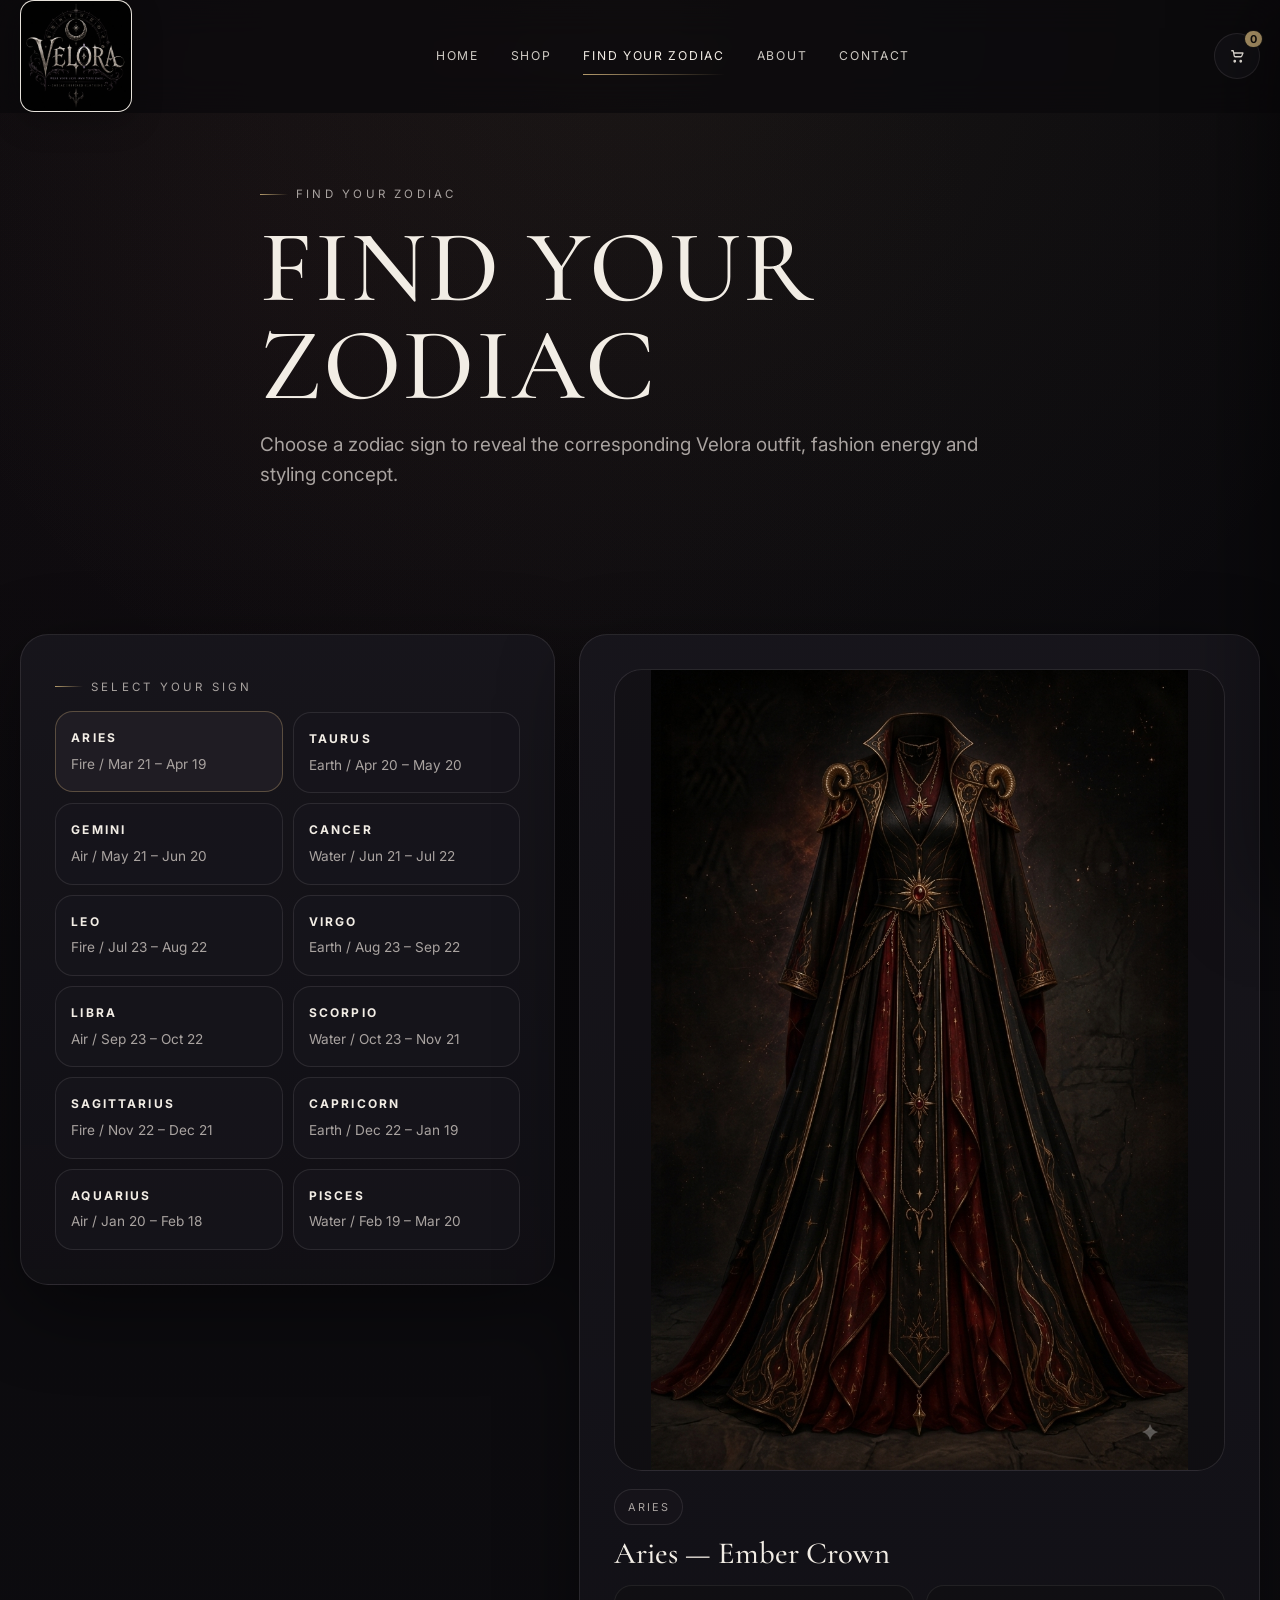
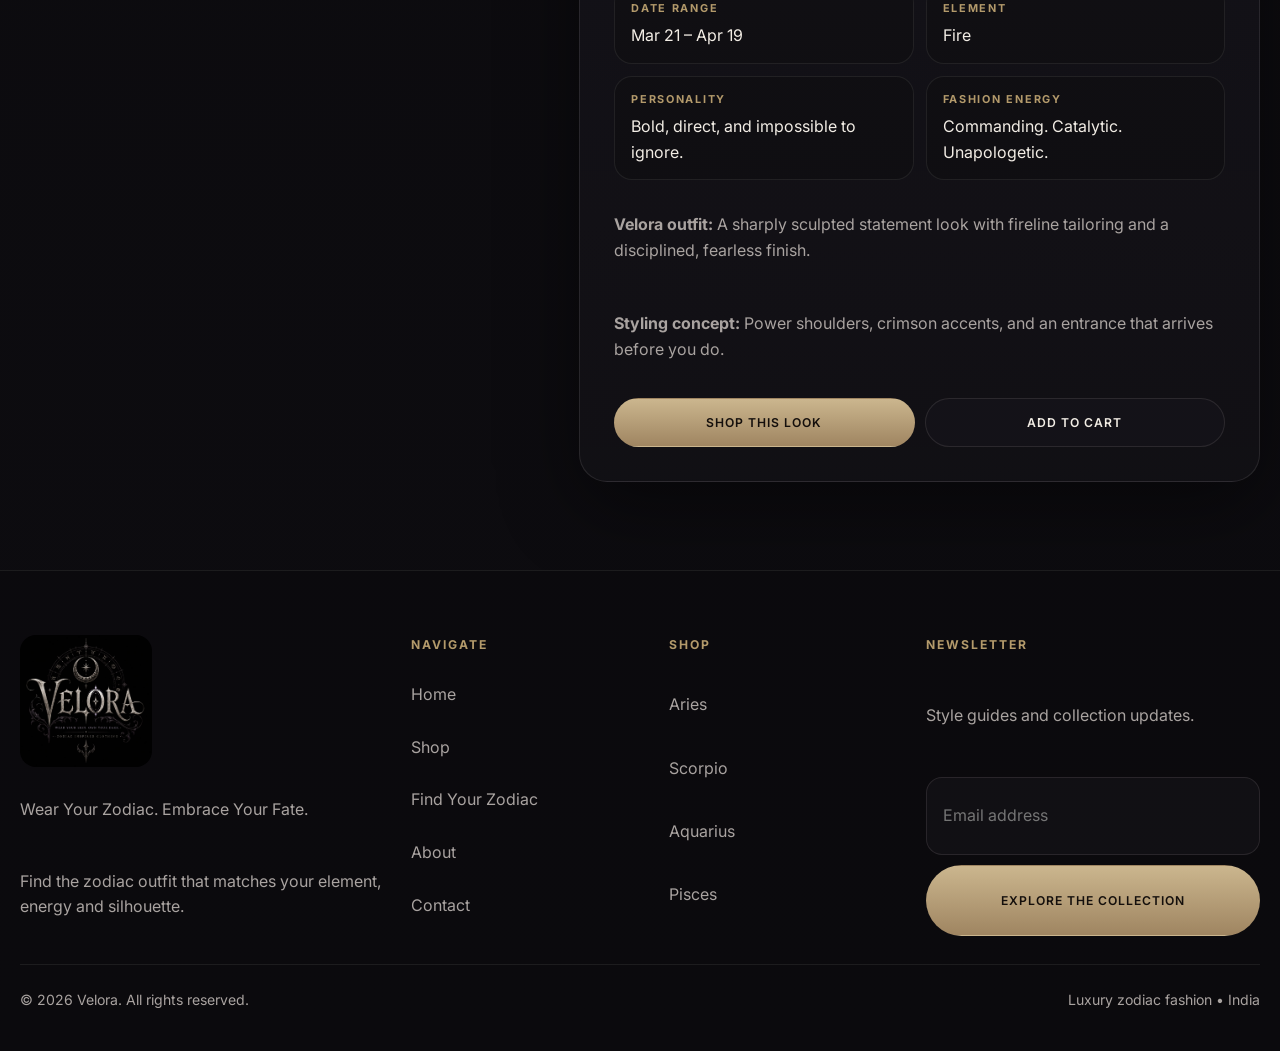
<file: find-your-zodiac.html>
<!doctype html>
<html lang="en">
<head>
  <meta charset="utf-8">
  <meta name="viewport" content="width=device-width, initial-scale=1">
  <title>Find Your Zodiac Style | Zodiac Outfit Guide | Velora</title>
  <meta name="description" content="Discover your zodiac style with Velora’s astrology-inspired outfit guide and luxury zodiac fashion looks for every sign.">
  <meta name="robots" content="index, follow">
  <link rel="canonical" href="https://veloraaaaaa.netlify.app/find-your-zodiac.html">
  <meta property="og:type" content="website">
  <meta property="og:site_name" content="Velora">
  <meta property="og:title" content="Find Your Zodiac Style | Zodiac Outfit Guide | Velora">
  <meta property="og:description" content="Discover your zodiac style with Velora’s astrology-inspired outfit guide and luxury zodiac fashion looks for every sign.">
  <meta property="og:url" content="https://veloraaaaaa.netlify.app/find-your-zodiac.html">
  <meta property="og:image" content="https://veloraaaaaa.netlify.app/assets/hero/velora-hero.jpg">
  <meta name="twitter:card" content="summary_large_image">
  <meta name="twitter:title" content="Find Your Zodiac Style | Zodiac Outfit Guide | Velora">
  <meta name="twitter:description" content="Discover your zodiac style with Velora’s astrology-inspired outfit guide and luxury zodiac fashion looks for every sign.">
  <meta name="twitter:image" content="https://veloraaaaaa.netlify.app/assets/hero/velora-hero.jpg">
  <meta name="theme-color" content="#0b0a0d">
  <link rel="icon" href="assets/logo/velora-logo.jpeg" type="image/jpeg">
  <link rel="apple-touch-icon" href="assets/logo/velora-logo.jpeg">
  <link rel="preconnect" href="https://fonts.googleapis.com">
  <link rel="preconnect" href="https://fonts.gstatic.com" crossorigin>
  <link href="https://fonts.googleapis.com/css2?family=Cormorant+Garamond:wght@400;500;600&family=Inter:wght@400;500;600;700&display=swap" rel="stylesheet">
  <link rel="stylesheet" href="css/style.css">
  <style>
    .zodiac-visual img {
      aspect-ratio: 4 / 5;
      object-fit: contain;
      background: rgba(11, 10, 13, 0.38);
    }
  </style>
  <script type="application/ld+json">
  {
    "@context": "https://schema.org",
    "@type": "Organization",
    "name": "Velora",
    "url": "https://veloraaaaaa.netlify.app/",
    "logo": "https://veloraaaaaa.netlify.app/assets/logo/velora-logo.jpeg",
    "description": "A luxury zodiac-inspired fashion brand shaped by mythology, modern elegance and dark celestial energy.",
    "sameAs": [
      "https://www.instagram.com/velora.aaaaa",
      "https://www.facebook.com/share/1D9xMuSc6B/",
      "https://youtube.com/@velora-ss",
      "https://www.threads.com/@velora.aaaaa"
    ]
  }
  </script>
  <script type="application/ld+json">
  {
    "@context": "https://schema.org",
    "@type": "WebSite",
    "name": "Velora",
    "url": "https://veloraaaaaa.netlify.app/",
    "description": "A luxury zodiac-inspired fashion brand shaped by mythology, modern elegance and dark celestial energy."
  }
  </script>
</head>
<!-- Google tag (gtag.js) -->
<script async src="https://www.googletagmanager.com/gtag/js?id=G-MVFX7LB9FC"></script>
<script>
  window.dataLayer = window.dataLayer || [];
  function gtag(){dataLayer.push(arguments);}
  gtag('js', new Date());

  gtag('config', 'G-MVFX7LB9FC');
</script>
<body data-page="find">
  <header class="site-header" data-header>
    <div class="container nav-bar">
      <a class="brand" href="index.html" aria-label="VELORA home">
        <img src="assets/logo/velora-logo.jpeg" alt="Velora zodiac inspired fashion logo" width="320" height="320">
      </a>
      <nav class="nav" aria-label="Primary">
        <a data-nav-link="home" href="index.html">Home</a>
        <a data-nav-link="shop" href="shop.html">Shop</a>
        <a data-nav-link="find" href="find-your-zodiac.html">Find Your Zodiac</a>
        <a data-nav-link="about" href="about.html">About</a>
        <a data-nav-link="contact" href="contact.html">Contact</a>
      </nav>
      <div class="header-actions">
        <button class="icon-btn menu-toggle" data-menu-toggle aria-label="Open menu" aria-expanded="false">
          <svg viewBox="0 0 24 24" fill="none" stroke="currentColor" stroke-width="1.6" stroke-linecap="round">
            <path d="M4 7h16M4 12h16M4 17h16"/>
          </svg>
        </button>
        <button class="icon-btn cart-btn" type="button" aria-label="View cart" data-cart-open>
          <svg viewBox="0 0 24 24" fill="none" stroke="currentColor" stroke-width="1.7" stroke-linecap="round" stroke-linejoin="round">
            <path d="M5 5h2l1.4 7.2a1 1 0 0 0 1 .8h7.8a1 1 0 0 0 1-.8L20 8H8.2"/>
            <path d="M9 20a1 1 0 1 0 0-2 1 1 0 0 0 0 2zm8 0a1 1 0 1 0 0-2 1 1 0 0 0 0 2z"/>
          </svg>
          <span class="cart-count" data-cart-count>0</span>
        </button>
      </div>
    </div>
    <nav class="mobile-nav" data-mobile-nav aria-label="Mobile">
      <div class="container">
        <a data-nav-link="home" href="index.html">Home</a>
        <a data-nav-link="shop" href="shop.html">Shop</a>
        <a data-nav-link="find" href="find-your-zodiac.html">Find Your Zodiac</a>
        <a data-nav-link="about" href="about.html">About</a>
        <a data-nav-link="contact" href="contact.html">Contact</a>
      </div>
    </nav>
  </header>

  <main>
    <section class="page-hero">
      <div class="container section-head reveal">
        <span class="eyebrow">Find your zodiac</span>
        <h1 class="display-xl">FIND YOUR ZODIAC</h1>
        <p class="lead">Choose a zodiac sign to reveal the corresponding Velora outfit, fashion energy and styling concept.</p>
      </div>
    </section>

    <section class="section">
      <div class="container zodiac-shell">
        <div class="panel reveal">
          <span class="eyebrow">Select your sign</span>
          <h2 class="sr-only">Choose your zodiac sign</h2>
          <div class="zodiac-selector" data-zodiac-selector style="margin-top:16px;"></div>
        </div>
        <div class="panel reveal">
          <h2 class="sr-only">Your zodiac style profile</h2>
          <div class="zodiac-detail" data-zodiac-detail></div>
        </div>
      </div>
    </section>
  </main>

  <footer class="site-footer">
    <div class="container footer-grid">
      <div class="footer-brand">
        <a href="index.html" aria-label="VELORA home">
          <img src="assets/logo/velora-logo.jpeg" alt="Velora zodiac inspired fashion logo">
        </a>
        <p class="muted">Wear Your Zodiac. Embrace Your Fate.</p>
        <p class="muted">Find the zodiac outfit that matches your element, energy and silhouette.</p>
      </div>
      <div class="footer-links">
        <h3>Navigate</h3>
        <a href="index.html">Home</a>
        <a href="shop.html">Shop</a>
        <a href="find-your-zodiac.html">Find Your Zodiac</a>
        <a href="about.html">About</a>
        <a href="contact.html">Contact</a>
      </div>
      <div class="footer-links">
        <h3>Shop</h3>
        <a href="shop.html#product-aries">Aries</a>
        <a href="shop.html#product-scorpio">Scorpio</a>
        <a href="shop.html#product-aquarius">Aquarius</a>
        <a href="shop.html#product-pisces">Pisces</a>
      </div>
      <div class="newsletter">
        <h3 style="margin:0; text-transform:uppercase; letter-spacing:0.16em; font-size:0.76rem; color:var(--accent-2);">Newsletter</h3>
        <p class="muted">Style guides and collection updates.</p>
        <input type="email" placeholder="Email address" aria-label="Email address">
        <a class="btn btn--primary" href="shop.html">Explore the Collection</a>
      </div>
    </div>
    <div class="container footer-bottom">
      <span>© <span data-current-year>2026</span> Velora. All rights reserved.</span>
      <span>Luxury zodiac fashion • India</span>
    </div>
  </footer>

  <div class="drawer-backdrop" data-drawer-backdrop></div>
  <aside class="cart-drawer" data-cart-drawer aria-label="Shopping cart" aria-hidden="true">
    <div class="cart-drawer__header">
      <div class="subtotal">
        <strong>Cart</strong>
        <button class="btn btn--text" type="button" data-cart-close><span>Close</span></button>
      </div>
      <p class="muted">Your selection stays saved in this browser.</p>
    </div>
    <div class="cart-items" data-cart-items></div>
    <div class="empty-state" data-cart-empty hidden>Your cart is empty for now.</div>
    <div class="cart-drawer__footer">
      <div class="subtotal">
        <span>Subtotal</span>
        <strong data-cart-subtotal>₹0</strong>
      </div>
      <p class="muted" style="margin:0;">Checkout is intentionally omitted for this frontend-only build.</p>
    </div>
  </aside>

  <script src="js/products.js"></script>
  <script src="js/cart.js"></script>
  <script src="js/zodiac.js"></script>
  <script src="js/main.js"></script>
</body>
</html>
</file>
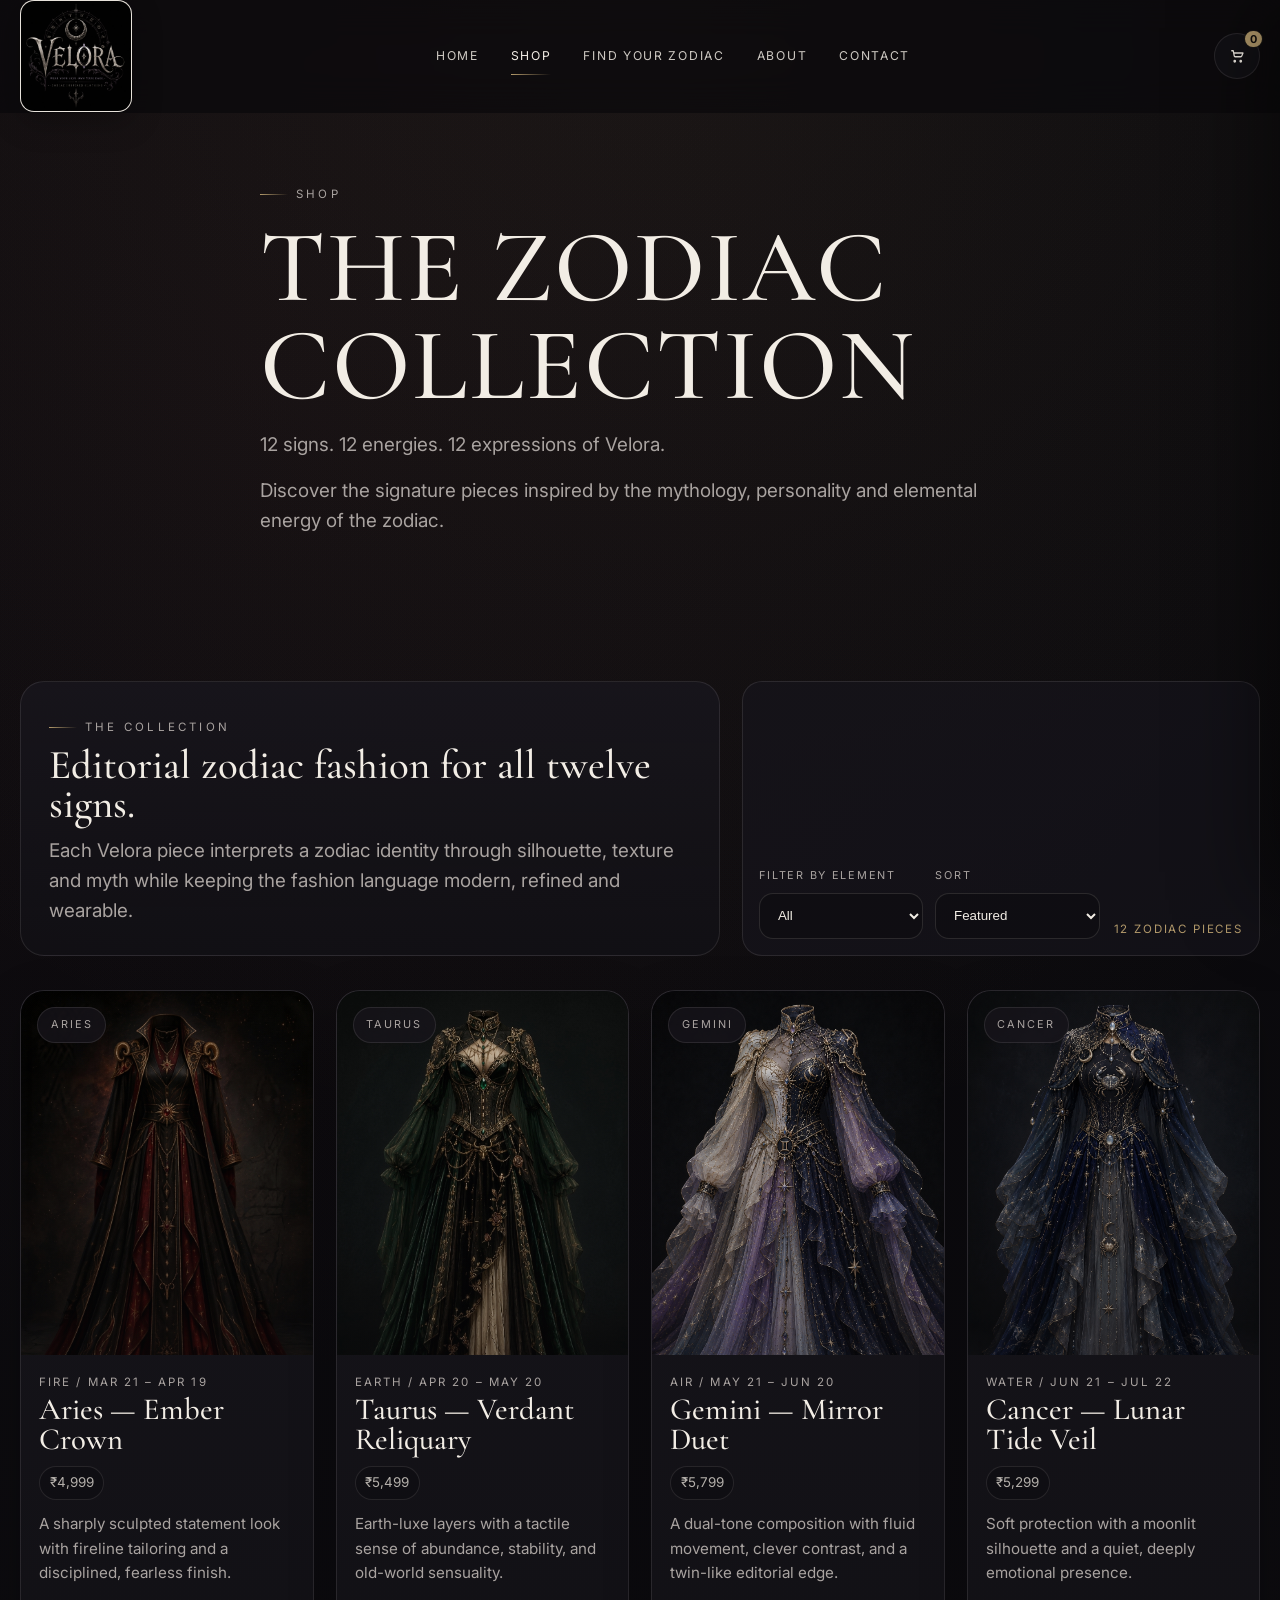
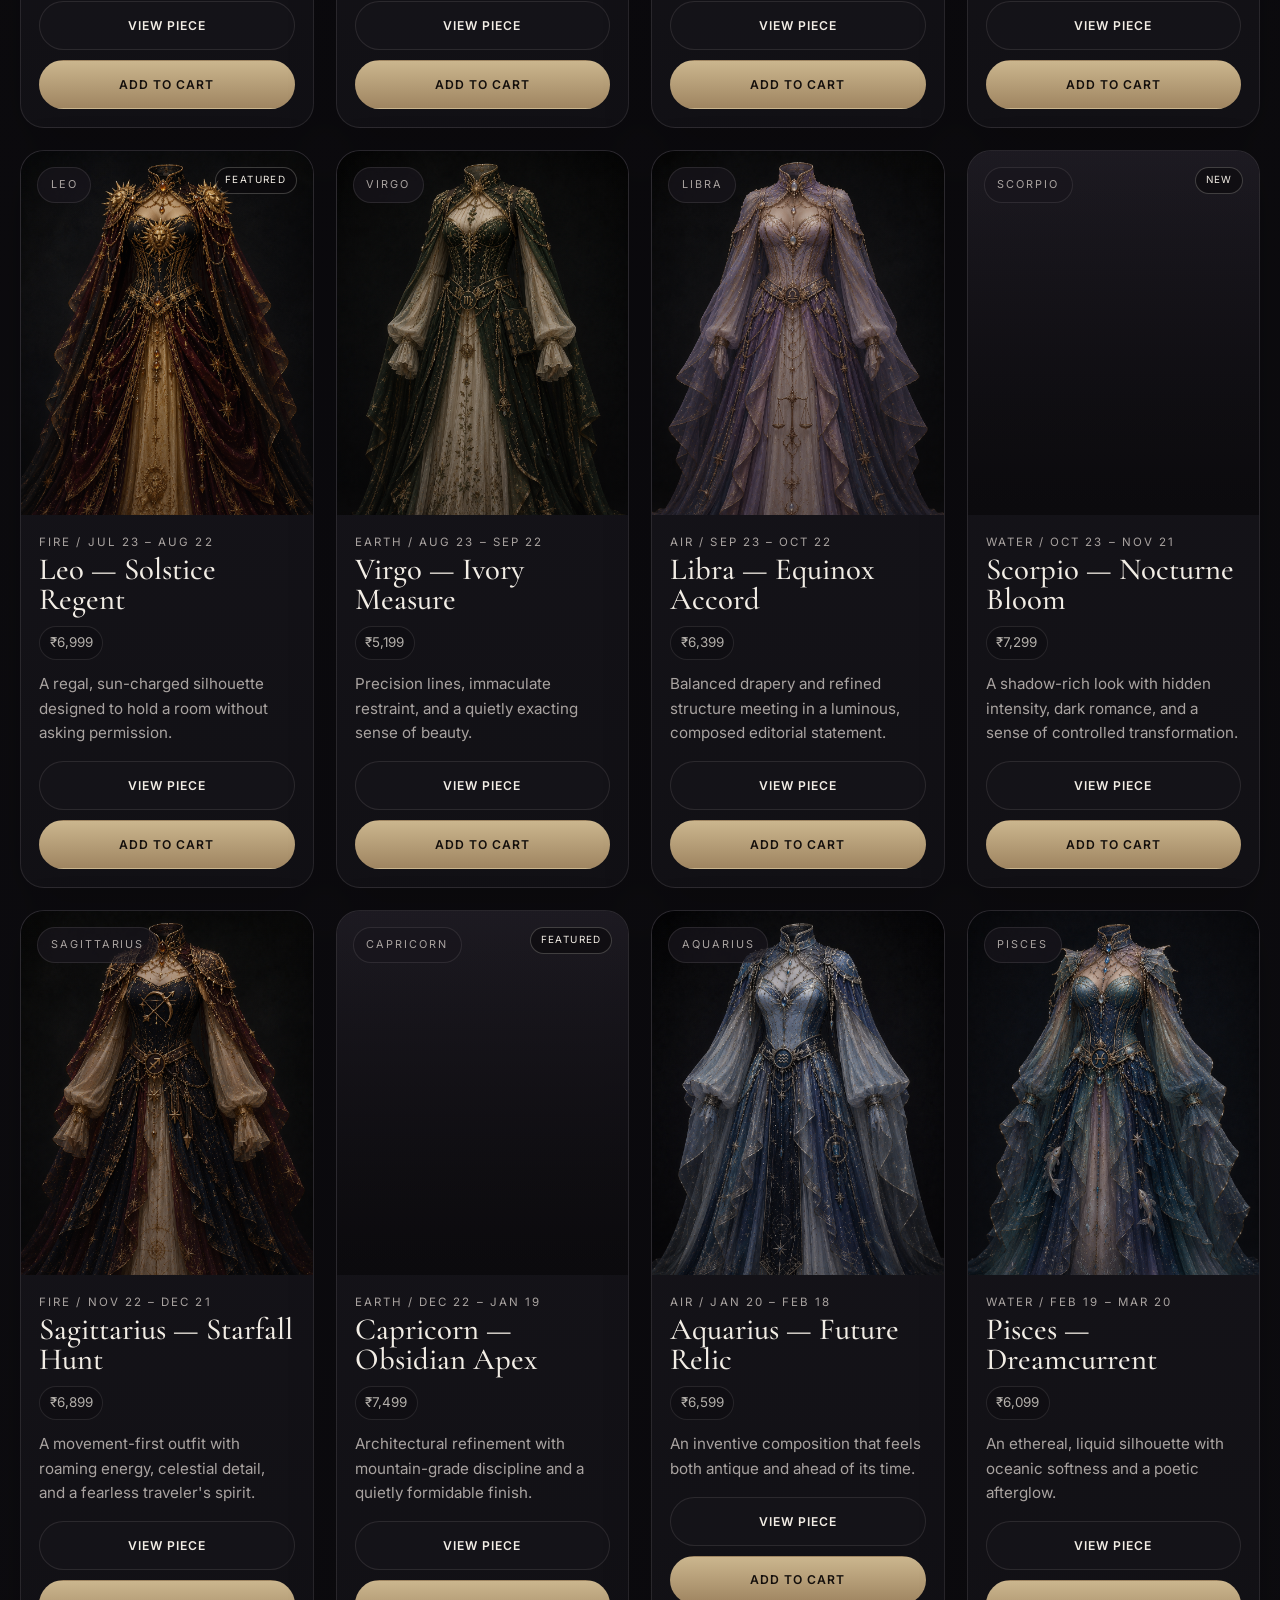
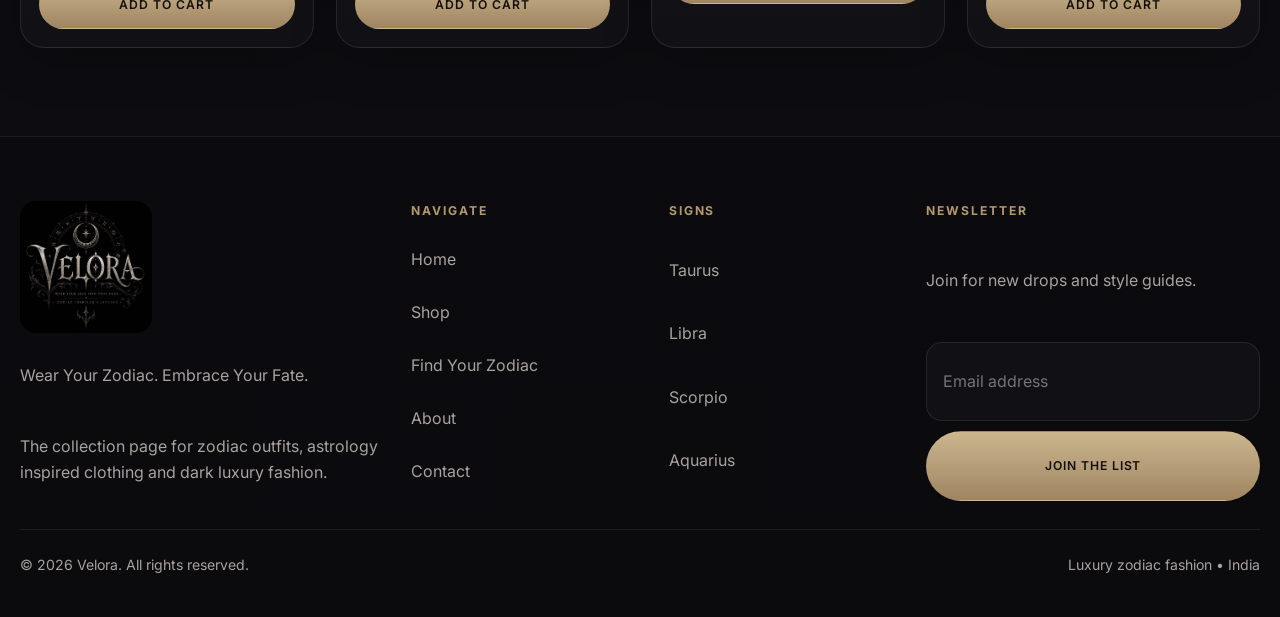
<file: shop.html>
<!doctype html>
<html lang="en">
<head>
  <meta charset="utf-8">
  <meta name="viewport" content="width=device-width, initial-scale=1">
  <title>Zodiac Outfits & Zodiac Inspired Clothing | Velora</title>
  <meta name="description" content="Shop Velora zodiac outfits and zodiac-inspired clothing for every sign, from celestial luxury looks to astrology-driven statement pieces.">
  <meta name="robots" content="index, follow">
  <link rel="canonical" href="https://veloraaaaaa.netlify.app/shop.html">
  <meta property="og:type" content="website">
  <meta property="og:site_name" content="Velora">
  <meta property="og:title" content="Zodiac Outfits & Zodiac Inspired Clothing | Velora">
  <meta property="og:description" content="Shop Velora zodiac outfits and zodiac-inspired clothing for every sign, from celestial luxury looks to astrology-driven statement pieces.">
  <meta property="og:url" content="https://veloraaaaaa.netlify.app/shop.html">
  <meta property="og:image" content="https://veloraaaaaa.netlify.app/assets/hero/velora-hero.jpg">
  <meta name="twitter:card" content="summary_large_image">
  <meta name="twitter:title" content="Zodiac Outfits & Zodiac Inspired Clothing | Velora">
  <meta name="twitter:description" content="Shop Velora zodiac outfits and zodiac-inspired clothing for every sign, from celestial luxury looks to astrology-driven statement pieces.">
  <meta name="twitter:image" content="https://veloraaaaaa.netlify.app/assets/hero/velora-hero.jpg">
  <meta name="theme-color" content="#0b0a0d">
  <link rel="icon" href="assets/logo/velora-logo.jpeg" type="image/jpeg">
  <link rel="apple-touch-icon" href="assets/logo/velora-logo.jpeg">
  <link rel="preconnect" href="https://fonts.googleapis.com">
  <link rel="preconnect" href="https://fonts.gstatic.com" crossorigin>
  <link href="https://fonts.googleapis.com/css2?family=Cormorant+Garamond:wght@400;500;600&family=Inter:wght@400;500;600;700&display=swap" rel="stylesheet">
  <link rel="stylesheet" href="css/style.css">
  <script type="application/ld+json">
  {
    "@context": "https://schema.org",
    "@type": "Organization",
    "name": "Velora",
    "url": "https://veloraaaaaa.netlify.app/",
    "logo": "https://veloraaaaaa.netlify.app/assets/logo/velora-logo.jpeg",
    "description": "A luxury zodiac-inspired fashion brand shaped by mythology, modern elegance and dark celestial energy.",
    "sameAs": [
      "https://www.instagram.com/velora.aaaaa",
      "https://www.facebook.com/share/1D9xMuSc6B/",
      "https://youtube.com/@velora-ss",
      "https://www.threads.com/@velora.aaaaa"
    ]
  }
  </script>
  <script type="application/ld+json">
  {
    "@context": "https://schema.org",
    "@type": "WebSite",
    "name": "Velora",
    "url": "https://veloraaaaaa.netlify.app/",
    "description": "A luxury zodiac-inspired fashion brand shaped by mythology, modern elegance and dark celestial energy."
  }
  </script>
  <script id="velora-product-schema" type="application/ld+json"></script>
  <style>
    .shop-intro-wrap {
      display: grid;
      gap: 20px;
      margin-bottom: 34px;
    }

    .shop-intro-grid {
      display: grid;
      grid-template-columns: 1.15fr 0.85fr;
      gap: 22px;
    }

    .shop-intro-panel {
      padding: clamp(20px, 3vw, 28px);
      border: 1px solid rgba(242, 237, 229, 0.1);
      border-radius: 24px;
      background: linear-gradient(180deg, rgba(24, 22, 29, 0.82), rgba(18, 17, 22, 0.74));
    }

    .shop-intro-panel h2 {
      margin: 10px 0 12px;
      font-family: "Cormorant Garamond", Georgia, serif;
      font-size: clamp(1.9rem, 3.2vw, 3rem);
      font-weight: 500;
      line-height: 0.95;
    }

    .shop-controls {
      display: grid;
      grid-template-columns: 1fr auto;
      gap: 14px;
      align-items: end;
      padding: 16px;
      border: 1px solid rgba(242, 237, 229, 0.1);
      border-radius: 20px;
      background: rgba(24, 22, 29, 0.62);
    }

    .shop-filters {
      display: grid;
      grid-template-columns: repeat(2, minmax(0, 1fr));
      gap: 12px;
    }

    .shop-control {
      display: grid;
      gap: 8px;
    }

    .shop-control label {
      text-transform: uppercase;
      letter-spacing: 0.16em;
      font-size: 0.68rem;
      color: var(--muted);
    }

    .shop-control select {
      min-height: 46px;
      border-radius: 14px;
      border: 1px solid rgba(242, 237, 229, 0.12);
      background: rgba(11, 10, 13, 0.42);
      color: var(--text);
      padding: 0.7rem 0.85rem;
    }

    .shop-count {
      text-transform: uppercase;
      letter-spacing: 0.16em;
      font-size: 0.72rem;
      color: var(--accent-2);
      white-space: nowrap;
    }

    .shop-products-grid {
      grid-template-columns: repeat(4, minmax(0, 1fr));
    }

    .shop-media-link {
      display: block;
      color: inherit;
    }

    .shop-badge {
      position: absolute;
      right: 16px;
      top: 16px;
      z-index: 1;
      border-radius: 999px;
      border: 1px solid rgba(242, 237, 229, 0.22);
      background: rgba(11, 10, 13, 0.65);
      padding: 0.3rem 0.58rem;
      text-transform: uppercase;
      letter-spacing: 0.14em;
      font-size: 0.62rem;
      color: #f2ede5;
    }

    @media (max-width: 1120px) {
      .shop-products-grid {
        grid-template-columns: repeat(3, minmax(0, 1fr));
      }
    }

    @media (max-width: 920px) {
      .shop-intro-grid {
        grid-template-columns: 1fr;
      }

      .shop-controls {
        grid-template-columns: 1fr;
      }
    }

    @media (max-width: 720px) {
      .shop-products-grid {
        grid-template-columns: repeat(2, minmax(0, 1fr));
      }
    }

    @media (max-width: 480px) {
      .shop-products-grid {
        grid-template-columns: repeat(2, minmax(0, 1fr));
      }

      .shop-filters {
        grid-template-columns: 1fr;
      }

      .shop-control select {
        min-height: 44px;
      }
    }
  </style>
</head>
<!-- Google tag (gtag.js) -->
<script async src="https://www.googletagmanager.com/gtag/js?id=G-MVFX7LB9FC"></script>
<script>
  window.dataLayer = window.dataLayer || [];
  function gtag(){dataLayer.push(arguments);}
  gtag('js', new Date());

  gtag('config', 'G-MVFX7LB9FC');
</script>
<body data-page="shop">
  <header class="site-header" data-header>
    <div class="container nav-bar">
      <a class="brand" href="index.html" aria-label="VELORA home">
        <img src="assets/logo/velora-logo.jpeg" alt="Velora zodiac inspired fashion logo" width="320" height="320">
      </a>
      <nav class="nav" aria-label="Primary">
        <a data-nav-link="home" href="index.html">Home</a>
        <a data-nav-link="shop" href="shop.html">Shop</a>
        <a data-nav-link="find" href="find-your-zodiac.html">Find Your Zodiac</a>
        <a data-nav-link="about" href="about.html">About</a>
        <a data-nav-link="contact" href="contact.html">Contact</a>
      </nav>
      <div class="header-actions">
        <button class="icon-btn menu-toggle" data-menu-toggle aria-label="Open menu" aria-expanded="false">
          <svg viewBox="0 0 24 24" fill="none" stroke="currentColor" stroke-width="1.6" stroke-linecap="round">
            <path d="M4 7h16M4 12h16M4 17h16"/>
          </svg>
        </button>
        <button class="icon-btn cart-btn" type="button" aria-label="View cart" data-cart-open>
          <svg viewBox="0 0 24 24" fill="none" stroke="currentColor" stroke-width="1.7" stroke-linecap="round" stroke-linejoin="round">
            <path d="M5 5h2l1.4 7.2a1 1 0 0 0 1 .8h7.8a1 1 0 0 0 1-.8L20 8H8.2"/>
            <path d="M9 20a1 1 0 1 0 0-2 1 1 0 0 0 0 2zm8 0a1 1 0 1 0 0-2 1 1 0 0 0 0 2z"/>
          </svg>
          <span class="cart-count" data-cart-count>0</span>
        </button>
      </div>
    </div>
    <nav class="mobile-nav" data-mobile-nav aria-label="Mobile">
      <div class="container">
        <a data-nav-link="home" href="index.html">Home</a>
        <a data-nav-link="shop" href="shop.html">Shop</a>
        <a data-nav-link="find" href="find-your-zodiac.html">Find Your Zodiac</a>
        <a data-nav-link="about" href="about.html">About</a>
        <a data-nav-link="contact" href="contact.html">Contact</a>
      </div>
    </nav>
  </header>

  <main>
    <section class="page-hero">
      <div class="container section-head reveal">
        <span class="eyebrow">Shop</span>
        <h1 class="display-xl">THE ZODIAC COLLECTION</h1>
        <p class="lead">12 signs. 12 energies. 12 expressions of Velora.</p>
        <p class="lead">Discover the signature pieces inspired by the mythology, personality and elemental energy of the zodiac.</p>
      </div>
    </section>

    <section class="section">
      <div class="container">
        <div class="shop-intro-wrap">
          <div class="shop-intro-grid">
            <article class="shop-intro-panel">
              <span class="eyebrow">The collection</span>
              <h2>Editorial zodiac fashion for all twelve signs.</h2>
              <p class="lead" style="margin:0;">Each Velora piece interprets a zodiac identity through silhouette, texture and myth while keeping the fashion language modern, refined and wearable.</p>
            </article>
            <div class="shop-intro-panel shop-controls" aria-label="Collection controls">
              <div class="shop-filters">
                <div class="shop-control">
                  <label for="shop-element-filter">Filter by element</label>
                  <select id="shop-element-filter" data-shop-filter>
                    <option value="all">All</option>
                    <option value="fire">Fire</option>
                    <option value="earth">Earth</option>
                    <option value="air">Air</option>
                    <option value="water">Water</option>
                  </select>
                </div>
                <div class="shop-control">
                  <label for="shop-sort">Sort</label>
                  <select id="shop-sort" data-shop-sort>
                    <option value="featured">Featured</option>
                    <option value="price-asc">Price: Low to High</option>
                    <option value="price-desc">Price: High to Low</option>
                    <option value="zodiac-asc">Zodiac: A–Z</option>
                  </select>
                </div>
              </div>
              <div class="shop-count" data-shop-count>12 Zodiac Pieces</div>
            </div>
          </div>
        </div>
        <div class="product-grid shop-products-grid" data-shop-grid></div>
      </div>
    </section>
  </main>

  <footer class="site-footer">
    <div class="container footer-grid">
      <div class="footer-brand">
        <a href="index.html" aria-label="VELORA home">
          <img src="assets/logo/velora-logo.jpeg" alt="Velora zodiac inspired fashion logo">
        </a>
        <p class="muted">Wear Your Zodiac. Embrace Your Fate.</p>
        <p class="muted">The collection page for zodiac outfits, astrology inspired clothing and dark luxury fashion.</p>
      </div>
      <div class="footer-links">
        <h3>Navigate</h3>
        <a href="index.html">Home</a>
        <a href="shop.html">Shop</a>
        <a href="find-your-zodiac.html">Find Your Zodiac</a>
        <a href="about.html">About</a>
        <a href="contact.html">Contact</a>
      </div>
      <div class="footer-links">
        <h3>Signs</h3>
        <a href="shop.html#product-taurus">Taurus</a>
        <a href="shop.html#product-libra">Libra</a>
        <a href="shop.html#product-scorpio">Scorpio</a>
        <a href="shop.html#product-aquarius">Aquarius</a>
      </div>
      <div class="newsletter">
        <h3 style="margin:0; text-transform:uppercase; letter-spacing:0.16em; font-size:0.76rem; color:var(--accent-2);">Newsletter</h3>
        <p class="muted">Join for new drops and style guides.</p>
        <input type="email" placeholder="Email address" aria-label="Email address">
        <a class="btn btn--primary" href="contact.html">Join the List</a>
      </div>
    </div>
    <div class="container footer-bottom">
      <span>© <span data-current-year>2026</span> Velora. All rights reserved.</span>
      <span>Luxury zodiac fashion • India</span>
    </div>
  </footer>

  <div class="drawer-backdrop" data-drawer-backdrop></div>
  <aside class="cart-drawer" data-cart-drawer aria-label="Shopping cart" aria-hidden="true">
    <div class="cart-drawer__header">
      <div class="subtotal">
        <strong>Cart</strong>
        <button class="btn btn--text" type="button" data-cart-close><span>Close</span></button>
      </div>
      <p class="muted">Your selection stays saved in this browser.</p>
    </div>
    <div class="cart-items" data-cart-items></div>
    <div class="empty-state" data-cart-empty hidden>Your cart is empty for now.</div>
    <div class="cart-drawer__footer">
      <div class="subtotal">
        <span>Subtotal</span>
        <strong data-cart-subtotal>₹0</strong>
      </div>
      <p class="muted" style="margin:0;">Checkout is intentionally omitted for this frontend-only build.</p>
    </div>
  </aside>

  <script src="js/products.js"></script>
  <script src="js/cart.js"></script>
  <script src="js/zodiac.js"></script>
  <script src="js/main.js"></script>
  <script>
    (function () {
      const grid = document.querySelector("[data-shop-grid]");
      const filterControl = document.querySelector("[data-shop-filter]");
      const sortControl = document.querySelector("[data-shop-sort]");
      const countNode = document.querySelector("[data-shop-count]");
      if (!grid || !filterControl || !sortControl || !countNode || !window.VeloraProducts) return;

      const money = new Intl.NumberFormat("en-IN", {
        style: "currency",
        currency: "INR",
        maximumFractionDigits: 0
      });

      const featuredOrder = new Map(window.VeloraProducts.map((product, index) => [product.id, index]));
      const badges = {
        leo: "Featured",
        scorpio: "New",
        capricorn: "Featured"
      };

      function cardTemplate(product) {
        const badge = badges[product.id];
        return `
          <article class="product-card" id="product-${product.id}">
            <div class="product-media">
              <a class="shop-media-link" href="shop.html#product-${product.id}" aria-label="View ${product.name}">
                <img src="${product.image}" alt="${product.zodiac} zodiac inspired outfit by Velora" loading="lazy" decoding="async" width="640" height="800" onerror="this.onerror=null;this.src='assets/products/placeholder.svg';">
              </a>
              <span class="chip product-badge">${product.zodiac}</span>
              ${badge ? `<span class="shop-badge">${badge}</span>` : ""}
            </div>
            <div class="product-body">
              <div class="product-title">
                <p>${product.element} / ${product.dateRange}</p>
                <h3>${product.name}</h3>
              </div>
              <div class="product-meta">
                <span>${money.format(product.price)}</span>
              </div>
              <p class="product-description">${product.description}</p>
              <div class="product-actions">
                <a class="btn btn--ghost" href="shop.html#product-${product.id}">View Piece</a>
                <button class="btn btn--primary" type="button" data-add-to-cart="${product.id}">Add to Cart</button>
              </div>
            </div>
          </article>
        `;
      }

      function sortProducts(items, sortValue) {
        const sorted = [...items];
        if (sortValue === "price-asc") {
          sorted.sort((a, b) => a.price - b.price);
        } else if (sortValue === "price-desc") {
          sorted.sort((a, b) => b.price - a.price);
        } else if (sortValue === "zodiac-asc") {
          sorted.sort((a, b) => a.zodiac.localeCompare(b.zodiac));
        } else {
          sorted.sort((a, b) => featuredOrder.get(a.id) - featuredOrder.get(b.id));
        }
        return sorted;
      }

      function render() {
        const elementValue = filterControl.value;
        const sortValue = sortControl.value;
        const filtered = elementValue === "all"
          ? [...window.VeloraProducts]
          : window.VeloraProducts.filter((product) => product.element.toLowerCase() === elementValue);

        const finalProducts = sortProducts(filtered, sortValue);
        grid.innerHTML = finalProducts.map(cardTemplate).join("");
        countNode.textContent = `${finalProducts.length} Zodiac Piece${finalProducts.length === 1 ? "" : "s"}`;
      }

      filterControl.addEventListener("change", render);
      sortControl.addEventListener("change", render);
      render();
    })();
  </script>
  <script type="application/ld+json">
    {
      "@context": "https://schema.org",
      "@type": "BreadcrumbList",
      "itemListElement": [
        { "@type": "ListItem", "position": 1, "name": "Home", "item": "https://veloraaaaaa.netlify.app/" },
        { "@type": "ListItem", "position": 2, "name": "Shop", "item": "https://veloraaaaaa.netlify.app/shop.html" }
      ]
    }
  </script>
  <script type="application/ld+json">
    {
      "@context": "https://schema.org",
      "@type": "ItemList",
      "name": "Velora zodiac outfits",
      "description": "Luxury zodiac-inspired clothing for each sign, with dark celestial styling and editorial silhouettes.",
      "itemListElement": [
        { "@type": "ListItem", "position": 1, "item": { "@type": "Product", "name": "Aries — Ember Crown", "description": "Aries zodiac outfit with fire-inspired tailoring and commanding, modern elegance.", "brand": { "@type": "Brand", "name": "Velora" }, "image": "https://veloraaaaaa.netlify.app/assets/products/aries.png", "offers": { "@type": "Offer", "price": "4999", "priceCurrency": "INR", "availability": "https://schema.org/InStock" }, "url": "https://veloraaaaaa.netlify.app/shop.html#product-aries" } },
        { "@type": "ListItem", "position": 2, "item": { "@type": "Product", "name": "Taurus — Verdant Reliquary", "description": "Taurus zodiac inspired outfit with earth-luxe texture, sculpted silhouettes and indulgent warmth.", "brand": { "@type": "Brand", "name": "Velora" }, "image": "https://veloraaaaaa.netlify.app/assets/products/taurus.png", "offers": { "@type": "Offer", "price": "5499", "priceCurrency": "INR", "availability": "https://schema.org/InStock" }, "url": "https://veloraaaaaa.netlify.app/shop.html#product-taurus" } },
        { "@type": "ListItem", "position": 3, "item": { "@type": "Product", "name": "Gemini — Mirror Duet", "description": "Gemini zodiac outfit blending reflective contrast, fluid movement and dual-tone editorial style.", "brand": { "@type": "Brand", "name": "Velora" }, "image": "https://veloraaaaaa.netlify.app/assets/products/gemini.png", "offers": { "@type": "Offer", "price": "5799", "priceCurrency": "INR", "availability": "https://schema.org/InStock" }, "url": "https://veloraaaaaa.netlify.app/shop.html#product-gemini" } },
        { "@type": "ListItem", "position": 4, "item": { "@type": "Product", "name": "Cancer — Lunar Tide Veil", "description": "Cancer zodiac inspired clothing with moonlit softness, elegant drape and intimate celestial mood.", "brand": { "@type": "Brand", "name": "Velora" }, "image": "https://veloraaaaaa.netlify.app/assets/products/cancer.png", "offers": { "@type": "Offer", "price": "5299", "priceCurrency": "INR", "availability": "https://schema.org/InStock" }, "url": "https://veloraaaaaa.netlify.app/shop.html#product-cancer" } },
        { "@type": "ListItem", "position": 5, "item": { "@type": "Product", "name": "Leo — Solstice Regent", "description": "Leo zodiac outfit with regal structure, golden presence and a commanding, solar silhouette.", "brand": { "@type": "Brand", "name": "Velora" }, "image": "https://veloraaaaaa.netlify.app/assets/products/leo.png", "offers": { "@type": "Offer", "price": "6999", "priceCurrency": "INR", "availability": "https://schema.org/InStock" }, "url": "https://veloraaaaaa.netlify.app/shop.html#product-leo" } },
        { "@type": "ListItem", "position": 6, "item": { "@type": "Product", "name": "Virgo — Ivory Measure", "description": "Virgo zodiac inspired clothing with exacting lines, understated luxury and precise craftsmanship.", "brand": { "@type": "Brand", "name": "Velora" }, "image": "https://veloraaaaaa.netlify.app/assets/products/virgo.png", "offers": { "@type": "Offer", "price": "5199", "priceCurrency": "INR", "availability": "https://schema.org/InStock" }, "url": "https://veloraaaaaa.netlify.app/shop.html#product-virgo" } },
        { "@type": "ListItem", "position": 7, "item": { "@type": "Product", "name": "Libra — Equinox Accord", "description": "Libra zodiac outfit balancing fluid elegance, symmetry and refined celestial softness.", "brand": { "@type": "Brand", "name": "Velora" }, "image": "https://veloraaaaaa.netlify.app/assets/products/libra.png", "offers": { "@type": "Offer", "price": "6399", "priceCurrency": "INR", "availability": "https://schema.org/InStock" }, "url": "https://veloraaaaaa.netlify.app/shop.html#product-libra" } },
        { "@type": "ListItem", "position": 8, "item": { "@type": "Product", "name": "Scorpio — Nocturne Bloom", "description": "Scorpio zodiac inspired clothing with shadow-rich drama, transforming lines and dark romance.", "brand": { "@type": "Brand", "name": "Velora" }, "image": "https://veloraaaaaa.netlify.app/assets/products/scorpio.png", "offers": { "@type": "Offer", "price": "7299", "priceCurrency": "INR", "availability": "https://schema.org/InStock" }, "url": "https://veloraaaaaa.netlify.app/shop.html#product-scorpio" } },
        { "@type": "ListItem", "position": 9, "item": { "@type": "Product", "name": "Sagittarius — Starfall Hunt", "description": "Sagittarius zodiac outfit built for movement, celestial detail and expressive, nomadic freedom.", "brand": { "@type": "Brand", "name": "Velora" }, "image": "https://veloraaaaaa.netlify.app/assets/products/sagittarius.png", "offers": { "@type": "Offer", "price": "6899", "priceCurrency": "INR", "availability": "https://schema.org/InStock" }, "url": "https://veloraaaaaa.netlify.app/shop.html#product-sagittarius" } },
        { "@type": "ListItem", "position": 10, "item": { "@type": "Product", "name": "Capricorn — Obsidian Apex", "description": "Capricorn zodiac outfit with architectural precision, enduring luxury and commanding discipline.", "brand": { "@type": "Brand", "name": "Velora" }, "image": "https://veloraaaaaa.netlify.app/assets/products/capricorn.png", "offers": { "@type": "Offer", "price": "7499", "priceCurrency": "INR", "availability": "https://schema.org/InStock" }, "url": "https://veloraaaaaa.netlify.app/shop.html#product-capricorn" } },
        { "@type": "ListItem", "position": 11, "item": { "@type": "Product", "name": "Aquarius — Future Relic", "description": "Aquarius zodiac inspired clothing with futuristic geometry and mythic, avant-garde elegance.", "brand": { "@type": "Brand", "name": "Velora" }, "image": "https://veloraaaaaa.netlify.app/assets/products/aquarius.png", "offers": { "@type": "Offer", "price": "6599", "priceCurrency": "INR", "availability": "https://schema.org/InStock" }, "url": "https://veloraaaaaa.netlify.app/shop.html#product-aquarius" } },
        { "@type": "ListItem", "position": 12, "item": { "@type": "Product", "name": "Pisces — Dreamcurrent", "description": "Pisces zodiac outfit with fluid, dreamy movement and an ethereal oceanic glow.", "brand": { "@type": "Brand", "name": "Velora" }, "image": "https://veloraaaaaa.netlify.app/assets/products/pisces.png", "offers": { "@type": "Offer", "price": "6099", "priceCurrency": "INR", "availability": "https://schema.org/InStock" }, "url": "https://veloraaaaaa.netlify.app/shop.html#product-pisces" } }
      ]
    }
  </script>
</body>
</html>
</file>
<file: css/style.css>
:root {
  --bg: #0b0a0d;
  --bg-alt: #121116;
  --surface: #18161d;
  --surface-2: #201d25;
  --text: #f2ede5;
  --muted: #a9a3a0;
  --border: rgba(242, 237, 229, 0.1);
  --accent: #8b6a5c;
  --accent-2: #b39a6b;
  --burgundy: #4a2028;
  --shadow: 0 24px 80px rgba(0, 0, 0, 0.45);
  --radius-xl: 28px;
  --radius-lg: 20px;
  --radius-md: 14px;
  --container: 1240px;
  --ease: cubic-bezier(0.2, 0.75, 0.2, 1);
}

* {
  box-sizing: border-box;
}

html {
  scroll-behavior: smooth;
}

body {
  margin: 0;
  color: var(--text);
  background:
    radial-gradient(circle at top, rgba(179, 154, 107, 0.08), transparent 30%),
    radial-gradient(circle at 20% 10%, rgba(74, 32, 40, 0.1), transparent 28%),
    linear-gradient(180deg, #0b0a0d 0%, #0d0c10 100%);
  font-family: "Inter", system-ui, -apple-system, BlinkMacSystemFont, "Segoe UI", sans-serif;
  line-height: 1.6;
  min-height: 100vh;
  overflow-x: hidden;
}

body::before {
  content: "";
  position: fixed;
  inset: 0;
  pointer-events: none;
  background-image:
    linear-gradient(rgba(255,255,255,0.02) 1px, transparent 1px),
    linear-gradient(90deg, rgba(255,255,255,0.02) 1px, transparent 1px);
  background-size: 96px 96px;
  mask-image: linear-gradient(180deg, rgba(0,0,0,0.7), transparent 85%);
  opacity: 0.18;
  z-index: 0;
}

img {
  display: block;
  max-width: 100%;
}

a {
  color: inherit;
  text-decoration: none;
}

button,
input,
textarea {
  font: inherit;
}

button {
  border: 0;
  background: none;
  color: inherit;
}

:focus-visible {
  outline: 2px solid var(--accent-2);
  outline-offset: 3px;
}

.sr-only {
  position: absolute;
  width: 1px;
  height: 1px;
  padding: 0;
  margin: -1px;
  overflow: hidden;
  clip: rect(0, 0, 0, 0);
  white-space: nowrap;
  border: 0;
}

.container {
  width: min(100% - 32px, var(--container));
  margin: 0 auto;
}

.eyebrow {
  display: inline-flex;
  gap: 0.5rem;
  align-items: center;
  text-transform: uppercase;
  letter-spacing: 0.28em;
  font-size: 0.72rem;
  color: var(--muted);
}

.eyebrow::before {
  content: "";
  width: 28px;
  height: 1px;
  background: linear-gradient(90deg, var(--accent-2), transparent);
}

.section {
  position: relative;
  z-index: 1;
  padding: 88px 0;
}

.section--tight {
  padding: 64px 0;
}

.section-head {
  display: grid;
  gap: 16px;
  margin-bottom: 32px;
  max-width: 760px;
}

.section-head h2,
.section-head h1,
.display {
  margin: 0;
  font-family: "Cormorant Garamond", Georgia, serif;
  font-weight: 500;
  letter-spacing: 0.02em;
  line-height: 0.95;
}

.section-head h1,
.display-xl {
  font-size: clamp(3rem, 8vw, 6.6rem);
}

.section-head h2,
.display-lg {
  font-size: clamp(2.2rem, 5vw, 4.4rem);
}

.lead {
  font-size: clamp(1.02rem, 1.5vw, 1.18rem);
  color: var(--muted);
  max-width: 62ch;
}

.muted {
  color: var(--muted);
}

.chip {
  display: inline-flex;
  align-items: center;
  gap: 0.4rem;
  min-height: 36px;
  padding: 0.4rem 0.8rem;
  border: 1px solid var(--border);
  border-radius: 999px;
  text-transform: uppercase;
  letter-spacing: 0.18em;
  font-size: 0.68rem;
  color: var(--muted);
  background: rgba(24, 22, 29, 0.72);
}

.btn {
  display: inline-flex;
  align-items: center;
  justify-content: center;
  gap: 0.55rem;
  min-height: 48px;
  padding: 0.85rem 1.2rem;
  border-radius: 999px;
  border: 1px solid transparent;
  font-weight: 600;
  letter-spacing: 0.08em;
  text-transform: uppercase;
  font-size: 0.76rem;
  transition: transform 180ms var(--ease), background 180ms var(--ease), border-color 180ms var(--ease), color 180ms var(--ease);
}

.btn:hover {
  transform: translateY(-1px);
}

.btn--primary {
  background: linear-gradient(180deg, #cbb68e 0%, #9f8561 100%);
  color: #140f0c;
}

.btn--primary:hover {
  background: linear-gradient(180deg, #d9c49c 0%, #ad9470 100%);
}

.btn--ghost {
  border-color: var(--border);
  background: rgba(24, 22, 29, 0.55);
}

.btn--ghost:hover {
  border-color: rgba(179, 154, 107, 0.45);
  background: rgba(24, 22, 29, 0.9);
}

.btn--text {
  padding-inline: 0;
  min-height: auto;
  border: 0;
  border-radius: 0;
  letter-spacing: 0.14em;
  text-transform: uppercase;
  color: var(--text);
}

.btn--text span {
  position: relative;
}

.btn--text span::after {
  content: "";
  position: absolute;
  left: 0;
  right: 100%;
  bottom: -0.2rem;
  height: 1px;
  background: currentColor;
  transition: right 220ms var(--ease);
}

.btn--text:hover span::after {
  right: 0;
}

.site-header {
  position: sticky;
  top: 0;
  z-index: 40;
  backdrop-filter: blur(18px);
  background: rgba(11, 10, 13, 0.76);
  border-bottom: 1px solid transparent;
  transition: border-color 220ms var(--ease), background 220ms var(--ease);
}

.site-header.is-scrolled {
  background: rgba(11, 10, 13, 0.92);
  border-color: rgba(242, 237, 229, 0.08);
}

.nav-bar {
  display: flex;
  align-items: center;
  justify-content: space-between;
  gap: 20px;
  min-height: 84px;
}

.brand {
  display: inline-flex;
  align-items: center;
  gap: 14px;
  position: relative;
  z-index: 1;
}

.brand img {
  width: 112px;
  height: auto;
  object-fit: contain;
  border-radius: 14px;
  border: 1px solid rgba(242, 237, 229, 0.12);
  background: rgba(242, 237, 229, 0.95);
  box-shadow: 0 10px 30px rgba(0, 0, 0, 0.25);
}

.nav {
  display: flex;
  align-items: center;
  gap: 2rem;
}

.nav a {
  position: relative;
  text-transform: uppercase;
  letter-spacing: 0.14em;
  font-size: 0.76rem;
  color: rgba(242, 237, 229, 0.84);
}

.nav a::after {
  content: "";
  position: absolute;
  left: 0;
  right: 100%;
  bottom: -0.55rem;
  height: 1px;
  background: linear-gradient(90deg, var(--accent-2), transparent);
  transition: right 220ms var(--ease);
}

.nav a:hover::after,
.nav a[aria-current="page"]::after {
  right: 0;
}

.nav a[aria-current="page"] {
  color: var(--text);
}

.header-actions {
  display: flex;
  align-items: center;
  gap: 10px;
}

.icon-btn {
  display: inline-grid;
  place-items: center;
  width: 46px;
  height: 46px;
  border: 1px solid var(--border);
  border-radius: 999px;
  background: rgba(24, 22, 29, 0.56);
  transition: transform 180ms var(--ease), border-color 180ms var(--ease), background 180ms var(--ease);
}

.icon-btn:hover {
  transform: translateY(-1px);
  border-color: rgba(179, 154, 107, 0.45);
  background: rgba(32, 29, 37, 0.92);
}

.icon-btn svg {
  width: 18px;
  height: 18px;
}

.cart-btn {
  position: relative;
}

.cart-count {
  position: absolute;
  top: -4px;
  right: -4px;
  min-width: 18px;
  height: 18px;
  border-radius: 999px;
  padding: 0 5px;
  display: grid;
  place-items: center;
  background: var(--accent-2);
  color: #120f0d;
  font-size: 0.68rem;
  font-weight: 700;
  border: 1px solid rgba(11, 10, 13, 0.9);
  transform: scale(1);
  transition: transform 180ms var(--ease);
}

.cart-count.is-pulse {
  transform: scale(1.12);
}

.menu-toggle {
  display: none;
}

.mobile-nav {
  display: none;
}

.hero {
  position: relative;
  z-index: 1;
  padding: 18px 0 0;
}

.hero-shell {
  position: relative;
  min-height: min(86vh, 920px);
  border-radius: 34px;
  overflow: hidden;
  border: 1px solid rgba(242, 237, 229, 0.08);
  background: linear-gradient(135deg, rgba(18,17,22,0.4), rgba(11,10,13,0.95));
  box-shadow: var(--shadow);
}

.hero-media {
  position: absolute;
  inset: 0;
}

.hero-media img {
  width: 100%;
  height: 100%;
  object-fit: cover;
  object-position: center center;
  filter: contrast(1.03) saturate(0.96);
}

.hero-media::after {
  content: "";
  position: absolute;
  inset: 0;
  background:
    linear-gradient(90deg, rgba(11,10,13,0.84) 0%, rgba(11,10,13,0.54) 26%, rgba(11,10,13,0.08) 52%, rgba(11,10,13,0.82) 82%, rgba(11,10,13,0.92) 100%),
    linear-gradient(180deg, rgba(11,10,13,0.18), rgba(11,10,13,0.38));
}

.hero-copy {
  position: absolute;
  top: 50%;
  right: 48px;
  transform: translateY(-50%);
  width: min(520px, calc(100% - 48px));
  padding: clamp(22px, 3vw, 32px);
  border: 1px solid rgba(242, 237, 229, 0.08);
  border-radius: 28px;
  background: linear-gradient(180deg, rgba(24, 22, 29, 0.76), rgba(18, 17, 22, 0.5));
  backdrop-filter: blur(16px);
  box-shadow: 0 20px 60px rgba(0, 0, 0, 0.35);
}

.hero-copy h1 {
  margin: 0.45rem 0 0.8rem;
  font-size: clamp(3rem, 6vw, 6.2rem);
  line-height: 0.9;
  font-family: "Cormorant Garamond", Georgia, serif;
  font-weight: 500;
}

.hero-copy p {
  margin: 0 0 24px;
  color: var(--muted);
  max-width: 38ch;
}

.hero-actions {
  display: flex;
  flex-wrap: wrap;
  gap: 12px;
}

.hero-meta {
  display: flex;
  gap: 14px;
  flex-wrap: wrap;
  margin-top: 20px;
  color: rgba(242, 237, 229, 0.68);
  font-size: 0.84rem;
}

.hero-meta span {
  display: inline-flex;
  align-items: center;
  gap: 0.4rem;
}

.hero-meta span::before {
  content: "•";
  color: var(--accent-2);
}

.split {
  display: grid;
  grid-template-columns: 1.05fr 0.95fr;
  gap: 28px;
}

.panel {
  padding: clamp(22px, 3vw, 34px);
  border: 1px solid var(--border);
  border-radius: var(--radius-xl);
  background: linear-gradient(180deg, rgba(24, 22, 29, 0.9), rgba(18, 17, 22, 0.82));
  box-shadow: var(--shadow);
}

.panel--soft {
  background: linear-gradient(180deg, rgba(24, 22, 29, 0.66), rgba(18, 17, 22, 0.46));
}

.feature-stat {
  display: grid;
  gap: 10px;
  align-content: start;
}

.feature-stat strong {
  font-family: "Cormorant Garamond", Georgia, serif;
  font-size: clamp(2rem, 4vw, 4rem);
  line-height: 0.95;
  font-weight: 500;
}

.feature-list {
  display: grid;
  gap: 14px;
  margin: 22px 0 0;
  padding: 0;
  list-style: none;
}

.feature-list li {
  display: flex;
  gap: 12px;
  align-items: flex-start;
  color: var(--muted);
}

.feature-list li::before {
  content: "";
  width: 9px;
  height: 9px;
  margin-top: 0.5rem;
  border-radius: 999px;
  background: var(--accent-2);
  box-shadow: 0 0 0 4px rgba(179, 154, 107, 0.12);
  flex: none;
}

.product-grid {
  display: grid;
  grid-template-columns: repeat(4, minmax(0, 1fr));
  gap: 22px;
}

.product-card {
  display: flex;
  flex-direction: column;
  overflow: hidden;
  border-radius: 24px;
  border: 1px solid var(--border);
  background: linear-gradient(180deg, rgba(24,22,29,0.88), rgba(18,17,22,0.9));
  box-shadow: 0 14px 48px rgba(0,0,0,0.22);
  min-height: 100%;
  transition: transform 220ms var(--ease), border-color 220ms var(--ease), box-shadow 220ms var(--ease);
}

.product-card:hover {
  transform: translateY(-4px);
  border-color: rgba(179, 154, 107, 0.35);
  box-shadow: 0 18px 60px rgba(0,0,0,0.3);
}

.product-media {
  position: relative;
  aspect-ratio: 4 / 5;
  overflow: hidden;
  background: linear-gradient(180deg, rgba(32,29,37,0.75), rgba(11,10,13,0.95));
}

.product-media img {
  width: 100%;
  height: 100%;
  object-fit: cover;
  object-position: center center;
  transition: transform 420ms var(--ease);
}

.product-card:hover .product-media img {
  transform: scale(1.03);
}

.product-media::after {
  content: "";
  position: absolute;
  inset: 0;
  background: linear-gradient(180deg, rgba(11,10,13,0.04), rgba(11,10,13,0.4));
  pointer-events: none;
}

.product-badge {
  position: absolute;
  left: 16px;
  top: 16px;
  z-index: 1;
}

.product-body {
  display: grid;
  gap: 12px;
  padding: 18px;
}

.product-title {
  display: grid;
  gap: 4px;
}

.product-title h3,
.zodiac-detail h3 {
  margin: 0;
  font-family: "Cormorant Garamond", Georgia, serif;
  font-size: clamp(1.7rem, 2.4vw, 2.2rem);
  line-height: 0.95;
  font-weight: 500;
}

.product-title p {
  margin: 0;
  color: var(--muted);
  text-transform: uppercase;
  letter-spacing: 0.18em;
  font-size: 0.72rem;
}

.product-meta {
  display: flex;
  flex-wrap: wrap;
  gap: 10px;
  color: rgba(242, 237, 229, 0.72);
  font-size: 0.84rem;
}

.product-meta span {
  padding: 0.35rem 0.6rem;
  border-radius: 999px;
  border: 1px solid var(--border);
  background: rgba(11, 10, 13, 0.3);
}

.product-description {
  margin: 0;
  color: var(--muted);
  font-size: 0.95rem;
}

.product-actions {
  display: flex;
  flex-wrap: wrap;
  gap: 10px;
  margin-top: 4px;
}

.product-actions .btn {
  flex: 1 1 140px;
}

.alt-section {
  padding: 0 0 88px;
}

.teaser {
  position: relative;
  overflow: hidden;
  border-radius: 34px;
  border: 1px solid rgba(242, 237, 229, 0.08);
  background:
    radial-gradient(circle at top left, rgba(179,154,107,0.08), transparent 26%),
    linear-gradient(180deg, rgba(24, 22, 29, 0.96), rgba(18, 17, 22, 0.94));
  box-shadow: var(--shadow);
}

.teaser::after {
  content: "";
  position: absolute;
  inset: auto -6% -30% auto;
  width: 360px;
  height: 360px;
  border-radius: 50%;
  background: radial-gradient(circle, rgba(179, 154, 107, 0.12), transparent 68%);
  pointer-events: none;
}

.teaser-inner {
  display: grid;
  gap: 18px;
  padding: clamp(28px, 4vw, 54px);
}

.teaser h2 {
  margin: 0;
  font-size: clamp(2.3rem, 5vw, 5rem);
}

.final-cta {
  text-align: center;
  border-top: 1px solid rgba(242, 237, 229, 0.08);
  border-bottom: 1px solid rgba(242, 237, 229, 0.08);
  background: linear-gradient(180deg, rgba(24,22,29,0.4), rgba(11,10,13,0.16));
}

.final-cta .section-head {
  margin-inline: auto;
  text-align: center;
}

.final-cta .section-head .eyebrow {
  justify-content: center;
}

.final-cta .section-head h2 {
  font-size: clamp(2.6rem, 6vw, 5.5rem);
}

.page-hero {
  padding: 72px 0 24px;
}

.page-hero h1 {
  margin: 0;
}

.page-hero .lead {
  margin: 0;
}

.rich-copy {
  display: grid;
  gap: 16px;
  color: var(--muted);
}

.story-grid {
  display: grid;
  grid-template-columns: repeat(2, minmax(0, 1fr));
  gap: 22px;
}

.story-card {
  padding: 24px;
  border-radius: 24px;
  border: 1px solid var(--border);
  background: linear-gradient(180deg, rgba(24,22,29,0.76), rgba(18,17,22,0.84));
}

.story-card h3 {
  margin: 0 0 12px;
  font-family: "Cormorant Garamond", Georgia, serif;
  font-weight: 500;
  font-size: 2rem;
}

.story-card p {
  margin: 0;
  color: var(--muted);
}

.contact-layout {
  display: grid;
  grid-template-columns: 0.95fr 1.05fr;
  gap: 24px;
}

.contact-card,
.contact-form {
  padding: clamp(24px, 3vw, 36px);
  border-radius: 28px;
  border: 1px solid var(--border);
  background: linear-gradient(180deg, rgba(24,22,29,0.92), rgba(18,17,22,0.84));
}

.contact-list {
  display: grid;
  gap: 14px;
  margin: 20px 0 0;
  padding: 0;
  list-style: none;
}

.contact-list li {
  display: grid;
  gap: 4px;
  padding: 14px 0;
  border-top: 1px solid rgba(242,237,229,0.08);
}

.contact-list strong {
  text-transform: uppercase;
  letter-spacing: 0.16em;
  font-size: 0.72rem;
  color: var(--accent-2);
}

.form-grid {
  display: grid;
  gap: 14px;
}

.field {
  display: grid;
  gap: 8px;
}

.field label {
  text-transform: uppercase;
  letter-spacing: 0.16em;
  font-size: 0.7rem;
  color: var(--muted);
}

.field input,
.field textarea {
  width: 100%;
  min-height: 48px;
  padding: 0.9rem 1rem;
  border-radius: 16px;
  border: 1px solid rgba(242,237,229,0.1);
  background: rgba(11,10,13,0.28);
  color: var(--text);
}

.field textarea {
  min-height: 160px;
  resize: vertical;
}

.field input::placeholder,
.field textarea::placeholder {
  color: rgba(169, 163, 160, 0.75);
}

.form-note {
  font-size: 0.9rem;
  color: var(--muted);
}

.form-message {
  display: none;
  padding: 14px 16px;
  border-radius: 16px;
  border: 1px solid rgba(179, 154, 107, 0.28);
  background: rgba(179, 154, 107, 0.08);
  color: var(--text);
}

.form-message.is-visible {
  display: block;
}

.zodiac-shell {
  display: grid;
  grid-template-columns: 0.88fr 1.12fr;
  gap: 24px;
  align-items: start;
}

.zodiac-selector {
  display: grid;
  gap: 10px;
  grid-template-columns: repeat(2, minmax(0, 1fr));
}

.zodiac-btn {
  padding: 1rem 0.95rem;
  border: 1px solid var(--border);
  border-radius: 18px;
  background: rgba(24,22,29,0.74);
  text-align: left;
  transition: transform 180ms var(--ease), border-color 180ms var(--ease), background 180ms var(--ease);
}

.zodiac-btn:hover,
.zodiac-btn.is-active {
  transform: translateY(-1px);
  border-color: rgba(179, 154, 107, 0.4);
  background: rgba(32,29,37,0.94);
}

.zodiac-btn strong {
  display: block;
  letter-spacing: 0.18em;
  text-transform: uppercase;
  font-size: 0.75rem;
}

.zodiac-btn span {
  display: block;
  margin-top: 0.4rem;
  color: var(--muted);
  font-size: 0.85rem;
}

.zodiac-detail {
  display: grid;
  gap: 18px;
}

.zodiac-visual {
  overflow: hidden;
  border-radius: 28px;
  border: 1px solid var(--border);
  background: linear-gradient(180deg, rgba(24,22,29,0.94), rgba(18,17,22,0.92));
}

.zodiac-visual img {
  width: 100%;
  aspect-ratio: 16 / 10;
  object-fit: cover;
}

.zodiac-copy {
  display: grid;
  gap: 16px;
}

.zodiac-specs {
  display: grid;
  grid-template-columns: repeat(2, minmax(0,1fr));
  gap: 12px;
}

.spec {
  padding: 14px 16px;
  border: 1px solid rgba(242,237,229,0.08);
  border-radius: 18px;
  background: rgba(11,10,13,0.22);
}

.spec strong {
  display: block;
  margin-bottom: 6px;
  text-transform: uppercase;
  letter-spacing: 0.16em;
  font-size: 0.68rem;
  color: var(--accent-2);
}

.spec span {
  color: var(--text);
}

.drawer-backdrop {
  position: fixed;
  inset: 0;
  background: rgba(11, 10, 13, 0.56);
  opacity: 0;
  pointer-events: none;
  transition: opacity 220ms var(--ease);
  z-index: 55;
}

.drawer-backdrop.is-open {
  opacity: 1;
  pointer-events: auto;
}

.cart-drawer {
  position: fixed;
  top: 0;
  right: 0;
  width: min(100%, 430px);
  height: 100vh;
  display: grid;
  grid-template-rows: auto 1fr auto;
  background: linear-gradient(180deg, rgba(24,22,29,0.98), rgba(11,10,13,0.98));
  border-left: 1px solid rgba(242,237,229,0.08);
  transform: translateX(100%);
  transition: transform 280ms var(--ease);
  z-index: 60;
  box-shadow: -24px 0 80px rgba(0,0,0,0.42);
}

.cart-drawer.is-open {
  transform: translateX(0);
}

.cart-drawer__header,
.cart-drawer__footer {
  padding: 20px;
  border-bottom: 1px solid rgba(242,237,229,0.08);
}

.cart-drawer__footer {
  border-top: 1px solid rgba(242,237,229,0.08);
  border-bottom: 0;
}

.cart-items {
  overflow: auto;
  padding: 12px 20px 20px;
  display: grid;
  gap: 14px;
}

.cart-item {
  display: grid;
  grid-template-columns: 74px 1fr;
  gap: 14px;
  padding: 12px;
  border-radius: 18px;
  border: 1px solid rgba(242,237,229,0.08);
  background: rgba(24,22,29,0.76);
}

.cart-item img {
  width: 74px;
  aspect-ratio: 1 / 1.2;
  border-radius: 12px;
  object-fit: cover;
}

.cart-item h4 {
  margin: 0 0 4px;
  font-size: 0.98rem;
}

.cart-item p {
  margin: 0;
  color: var(--muted);
  font-size: 0.88rem;
}

.cart-item__meta {
  display: flex;
  align-items: center;
  gap: 8px;
  margin-top: 10px;
  flex-wrap: wrap;
}

.qty {
  display: inline-flex;
  align-items: center;
  gap: 10px;
  border: 1px solid rgba(242,237,229,0.08);
  border-radius: 999px;
  padding: 4px 8px;
}

.qty button {
  width: 28px;
  height: 28px;
  border-radius: 999px;
  background: rgba(255,255,255,0.04);
}

.subtotal {
  display: flex;
  align-items: center;
  justify-content: space-between;
  gap: 16px;
  margin-bottom: 14px;
  font-size: 1rem;
}

.empty-state {
  padding: 20px;
  text-align: center;
  color: var(--muted);
}

.site-footer {
  position: relative;
  z-index: 1;
  padding: 64px 0 40px;
  border-top: 1px solid rgba(242,237,229,0.08);
  background: rgba(11,10,13,0.65);
}

.footer-grid {
  display: grid;
  grid-template-columns: 1.1fr 0.7fr 0.7fr 1fr;
  gap: 24px;
}

.footer-brand {
  display: grid;
  gap: 14px;
}

.footer-brand img {
  width: 132px;
  border-radius: 16px;
  background: rgba(242,237,229,0.94);
}

.footer-links {
  display: grid;
  gap: 10px;
}

.footer-links h3 {
  margin: 0;
  text-transform: uppercase;
  letter-spacing: 0.16em;
  font-size: 0.76rem;
  color: var(--accent-2);
}

.footer-links a {
  color: var(--muted);
}

.footer-links a:hover {
  color: var(--text);
}

.newsletter {
  display: grid;
  gap: 10px;
}

.newsletter input {
  min-height: 48px;
  padding: 0.9rem 1rem;
  border-radius: 16px;
  border: 1px solid rgba(242,237,229,0.1);
  background: rgba(24,22,29,0.5);
  color: var(--text);
}

.footer-bottom {
  display: flex;
  justify-content: space-between;
  gap: 18px;
  flex-wrap: wrap;
  padding-top: 24px;
  margin-top: 28px;
  border-top: 1px solid rgba(242,237,229,0.08);
  color: var(--muted);
  font-size: 0.88rem;
}

.reveal {
  opacity: 0;
  transform: translateY(18px);
  transition: opacity 520ms var(--ease), transform 520ms var(--ease);
}

.reveal.is-visible {
  opacity: 1;
  transform: translateY(0);
}

@media (max-width: 1180px) {
  .product-grid {
    grid-template-columns: repeat(3, minmax(0, 1fr));
  }

  .footer-grid {
    grid-template-columns: repeat(2, minmax(0, 1fr));
  }
}

@media (max-width: 980px) {
  .nav {
    display: none;
  }

  .menu-toggle {
    display: inline-grid;
  }

  .mobile-nav {
    display: block;
    position: fixed;
    inset: 84px 0 auto 0;
    max-height: calc(100vh - 84px);
    overflow: auto;
    padding: 18px;
    background: rgba(11,10,13,0.96);
    border-bottom: 1px solid rgba(242,237,229,0.08);
    transform: translateY(-120%);
    transition: transform 260ms var(--ease);
    z-index: 50;
  }

  .mobile-nav.is-open {
    transform: translateY(0);
  }

  .mobile-nav a {
    display: block;
    padding: 14px 0;
    border-bottom: 1px solid rgba(242,237,229,0.06);
    text-transform: uppercase;
    letter-spacing: 0.14em;
    font-size: 0.78rem;
  }

  .hero-copy {
    position: relative;
    top: auto;
    right: auto;
    width: auto;
    transform: none;
    margin: 18px;
  }

  .hero-shell {
    min-height: auto;
    padding-bottom: 18px;
  }

  .hero-media {
    position: relative;
    height: clamp(420px, 66vw, 640px);
  }

  .split,
  .story-grid,
  .contact-layout,
  .zodiac-shell {
    grid-template-columns: 1fr;
  }

  .zodiac-selector {
    grid-template-columns: repeat(2, minmax(0, 1fr));
  }
}

@media (max-width: 720px) {
  .nav-bar {
    min-height: 76px;
  }

  .brand img {
    width: 88px;
  }

  .product-grid {
    grid-template-columns: repeat(2, minmax(0, 1fr));
    gap: 16px;
  }

  .product-body {
    padding: 14px;
  }

  .section {
    padding: 72px 0;
  }

  .hero-shell {
    border-radius: 24px;
  }

  .hero-media {
    height: 390px;
  }

  .zodiac-selector,
  .zodiac-specs,
  .footer-grid {
    grid-template-columns: 1fr;
  }

  .cart-drawer {
    width: 100%;
  }
}

@media (max-width: 480px) {
  .container {
    width: min(100% - 20px, var(--container));
  }

  .header-actions {
    gap: 8px;
  }

  .icon-btn {
    width: 42px;
    height: 42px;
  }

  .product-grid {
    grid-template-columns: 1fr;
  }

  .hero-copy {
    padding: 18px;
  }

  .hero-copy p,
  .lead {
    font-size: 0.98rem;
  }
}

@media (prefers-reduced-motion: reduce) {
  html {
    scroll-behavior: auto;
  }

  *, *::before, *::after {
    animation-duration: 0.01ms !important;
    animation-iteration-count: 1 !important;
    transition-duration: 0.01ms !important;
    scroll-behavior: auto !important;
  }
}
</file>
